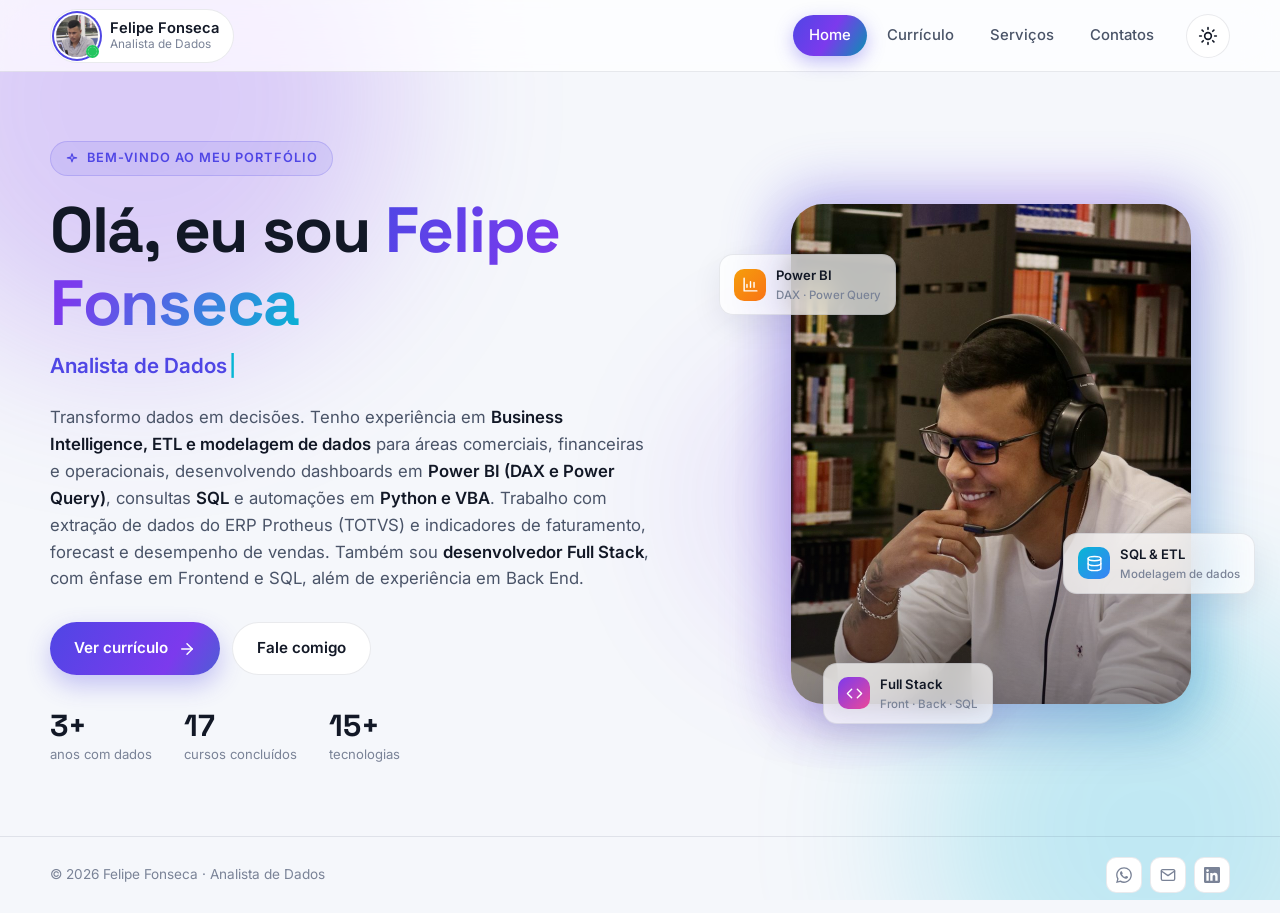
<file: index.html>
<!DOCTYPE html>
<html lang="pt-BR" data-theme="light">
<head>
  <meta charset="UTF-8">
  <meta name="viewport" content="width=device-width, initial-scale=1.0">
  <title>Felipe Fonseca · Analista de Dados</title>
  <meta name="description" content="Portfólio de Felipe Fonseca: Analista de Dados, Business Intelligence, Power BI, SQL, Python e desenvolvimento Full Stack.">
  <meta name="theme-color" content="#f5f7fb">
  <meta property="og:title" content="Felipe Fonseca · Analista de Dados">
  <meta property="og:description" content="Portfólio de Felipe Fonseca: Analista de Dados, Business Intelligence, Power BI, SQL, Python e desenvolvimento Full Stack.">
  <meta property="og:image" content="images/avatar.jpg">
  <link rel="icon" type="image/png" href="images/favicon.png">
  <link rel="preconnect" href="https://fonts.googleapis.com">
  <link rel="preconnect" href="https://fonts.gstatic.com" crossorigin>
  <link href="https://fonts.googleapis.com/css2?family=Inter:wght@400;500;600;700&family=Space+Grotesk:wght@500;600;700&display=swap" rel="stylesheet">
  <script src="js/theme.js"></script>
  <link rel="stylesheet" href="css/style.css">
</head>
<body>
  <div class="bg-blobs" aria-hidden="true"><span></span><span></span><span></span></div>

  <header class="site-header">
    <div class="container header-inner">
      <a href="index.html" class="user-chip" aria-label="Felipe Fonseca, página inicial">
        <span class="avatar">
          <img src="images/Logo2.png" alt="Foto de Felipe Fonseca" width="42" height="42">
          <span class="status" title="Disponível"></span>
        </span>
        <span class="user-meta">
          <strong>Felipe Fonseca</strong>
          <small>Analista de Dados</small>
        </span>
      </a>

      <nav class="main-nav" aria-label="Navegação principal">
        <ul>
          <li><a href="index.html" class="active" aria-current="page">Home</a></li>
          <li><a href="curriculo.html">Currículo</a></li>
          <li><a href="servicos.html">Serviços</a></li>
          <li><a href="contato.html">Contatos</a></li>
        </ul>
      </nav>

      <div class="header-actions">
        <button class="theme-toggle" type="button" aria-label="Alternar tema">
          <svg viewBox="0 0 24 24" fill="none" stroke="currentColor" stroke-width="2" stroke-linecap="round" stroke-linejoin="round" aria-hidden="true" class="sun"><circle cx="12" cy="12" r="4"/><path d="M12 2v2M12 20v2M4.93 4.93l1.41 1.41M17.66 17.66l1.41 1.41M2 12h2M20 12h2M6.34 17.66l-1.41 1.41M19.07 4.93l-1.41 1.41"/></svg>
          <svg viewBox="0 0 24 24" fill="none" stroke="currentColor" stroke-width="2" stroke-linecap="round" stroke-linejoin="round" aria-hidden="true" class="moon"><path d="M21 12.79A9 9 0 1 1 11.21 3 7 7 0 0 0 21 12.79z"/></svg>
        </button>
        <button class="menu-toggle" type="button" aria-label="Abrir menu" aria-expanded="false"><span></span></button>
      </div>
    </div>
  </header>

  <main class="container page-enter">
    <section class="hero">
      <div class="hero-text">
        <span class="eyebrow reveal"><svg width="14" height="14" viewBox="0 0 24 24" fill="none" stroke="currentColor" stroke-width="2" stroke-linecap="round" stroke-linejoin="round" aria-hidden="true"><path d="M12 3l1.9 5.8L20 10l-6.1 1.2L12 17l-1.9-5.8L4 10l6.1-1.2z"/></svg> Bem-vindo ao meu portfólio</span>
        <h1 class="reveal" style="--d:.08s">Olá, eu sou <span class="grad-text">Felipe Fonseca</span></h1>
        <p class="role reveal" style="--d:.16s"><span class="typed" data-typed='["Analista de Dados", "Especialista em Power BI", "Analista de BI", "Desenvolvedor Full Stack"]'>Analista de Dados</span></p>
        <p class="lead reveal" style="--d:.24s">
          Transformo dados em decisões. Tenho experiência em <strong>Business Intelligence, ETL e modelagem de dados</strong>
          para áreas comerciais, financeiras e operacionais, desenvolvendo dashboards em <strong>Power BI (DAX e Power Query)</strong>,
          consultas <strong>SQL</strong> e automações em <strong>Python e VBA</strong>. Trabalho com extração de dados do
          ERP Protheus (TOTVS) e indicadores de faturamento, forecast e desempenho de vendas. Também sou
          <strong>desenvolvedor Full Stack</strong>, com ênfase em Frontend e SQL, além de experiência em Back End.
        </p>
        <div class="hero-cta reveal" style="--d:.32s">
          <a href="curriculo.html" class="btn btn-primary">Ver currículo <svg viewBox="0 0 24 24" fill="none" stroke="currentColor" stroke-width="2" stroke-linecap="round" stroke-linejoin="round" aria-hidden="true"><path d="M5 12h14"/><path d="M12 5l7 7-7 7"/></svg></a>
          <a href="contato.html" class="btn btn-ghost">Fale comigo</a>
        </div>
        <div class="hero-stats reveal" style="--d:.4s">
          <div><strong><span data-count="3" data-suffix="+">3+</span></strong><span>anos com dados</span></div>
          <div><strong><span data-count="17">17</span></strong><span>cursos concluídos</span></div>
          <div><strong><span data-count="15" data-suffix="+">15+</span></strong><span>tecnologias</span></div>
        </div>
      </div>

      <div class="hero-visual reveal zoom" style="--d:.2s">
        <div class="photo-frame">
          <img src="images/felipe.jpg" alt="Felipe Fonseca trabalhando no notebook" width="800" height="1000">
        </div>
        <div class="float-card fc-1"><span class="ic"><svg viewBox="0 0 24 24" fill="none" stroke="currentColor" stroke-width="2" stroke-linecap="round" stroke-linejoin="round" aria-hidden="true"><path d="M3 3v18h18"/><path d="M7 16v-4M12 16V8M17 16v-7"/></svg></span><div>Power BI<small>DAX · Power Query</small></div></div>
        <div class="float-card fc-2"><span class="ic"><svg viewBox="0 0 24 24" fill="none" stroke="currentColor" stroke-width="2" stroke-linecap="round" stroke-linejoin="round" aria-hidden="true"><ellipse cx="12" cy="5" rx="9" ry="3"/><path d="M3 5v14c0 1.66 4 3 9 3s9-1.34 9-3V5"/><path d="M3 12c0 1.66 4 3 9 3s9-1.34 9-3"/></svg></span><div>SQL &amp; ETL<small>Modelagem de dados</small></div></div>
        <div class="float-card fc-3"><span class="ic"><svg viewBox="0 0 24 24" fill="none" stroke="currentColor" stroke-width="2" stroke-linecap="round" stroke-linejoin="round" aria-hidden="true"><path d="M16 18l6-6-6-6"/><path d="M8 6l-6 6 6 6"/></svg></span><div>Full Stack<small>Front · Back · SQL</small></div></div>
      </div>
    </section>
  </main>

  <footer class="site-footer">
    <div class="container footer-inner">
      <p>© <span data-year></span> Felipe Fonseca · Analista de Dados</p>
      <div class="socials">
        <a href="https://wa.me/5511945352003?text=Ol%C3%A1%20Felipe%21%20Vi%20seu%20portf%C3%B3lio%20e%20gostaria%20de%20conversar." target="_blank" rel="noopener" aria-label="WhatsApp"><svg viewBox="0 0 24 24" fill="currentColor" aria-hidden="true"><path d="M17.47 14.38c-.3-.15-1.75-.86-2.02-.96-.27-.1-.47-.15-.67.15-.2.3-.77.96-.94 1.16-.17.2-.35.22-.65.07-.3-.15-1.25-.46-2.38-1.47-.88-.78-1.48-1.75-1.65-2.05-.17-.3-.02-.46.13-.6.13-.14.3-.35.45-.52.15-.17.2-.3.3-.5.1-.2.05-.37-.03-.52-.07-.15-.67-1.6-.92-2.2-.24-.58-.49-.5-.67-.5h-.57c-.2 0-.52.07-.8.37-.27.3-1.04 1.02-1.04 2.48 0 1.46 1.07 2.88 1.21 3.07.15.2 2.1 3.2 5.08 4.49.71.3 1.27.49 1.7.63.71.23 1.36.2 1.88.12.57-.09 1.75-.72 2-1.41.25-.69.25-1.29.17-1.41-.07-.13-.27-.2-.57-.35zM12.04 21.8h-.01a9.8 9.8 0 0 1-5-1.37l-.36-.21-3.72.98 1-3.63-.24-.37a9.78 9.78 0 0 1-1.5-5.22c0-5.41 4.4-9.8 9.83-9.8a9.8 9.8 0 0 1 9.8 9.82c0 5.41-4.4 9.8-9.8 9.8zm8.36-18.16A11.75 11.75 0 0 0 12.04.2C5.5.2.2 5.5.2 12.04c0 2.09.55 4.13 1.59 5.93L.1 24l6.17-1.62a11.8 11.8 0 0 0 5.66 1.44h.01c6.53 0 11.84-5.31 11.84-11.84 0-3.16-1.23-6.14-3.47-8.37z"/></svg></a>
        <a href="mailto:felipefcfcfc@gmail.com" aria-label="E-mail"><svg viewBox="0 0 24 24" fill="none" stroke="currentColor" stroke-width="2" stroke-linecap="round" stroke-linejoin="round" aria-hidden="true"><rect x="2" y="4" width="20" height="16" rx="2"/><path d="M22 6l-10 7L2 6"/></svg></a>
        <a href="https://www.linkedin.com/in/felipefonsecac" target="_blank" rel="noopener" aria-label="LinkedIn"><svg viewBox="0 0 24 24" fill="currentColor" aria-hidden="true"><path d="M20.45 20.45h-3.56v-5.57c0-1.33-.02-3.04-1.85-3.04-1.85 0-2.14 1.45-2.14 2.94v5.67H9.34V9h3.42v1.56h.05c.48-.9 1.64-1.85 3.37-1.85 3.6 0 4.27 2.37 4.27 5.46v6.28zM5.34 7.43a2.06 2.06 0 1 1 0-4.13 2.06 2.06 0 0 1 0 4.13zM7.12 20.45H3.56V9h3.56v11.45zM22.22 0H1.77C.79 0 0 .77 0 1.73v20.54C0 23.23.79 24 1.77 24h20.45c.98 0 1.78-.77 1.78-1.73V1.73C24 .77 23.2 0 22.22 0z"/></svg></a>
      </div>
    </div>
  </footer>

  <script src="js/main.js"></script>
</body>
</html>
</file>
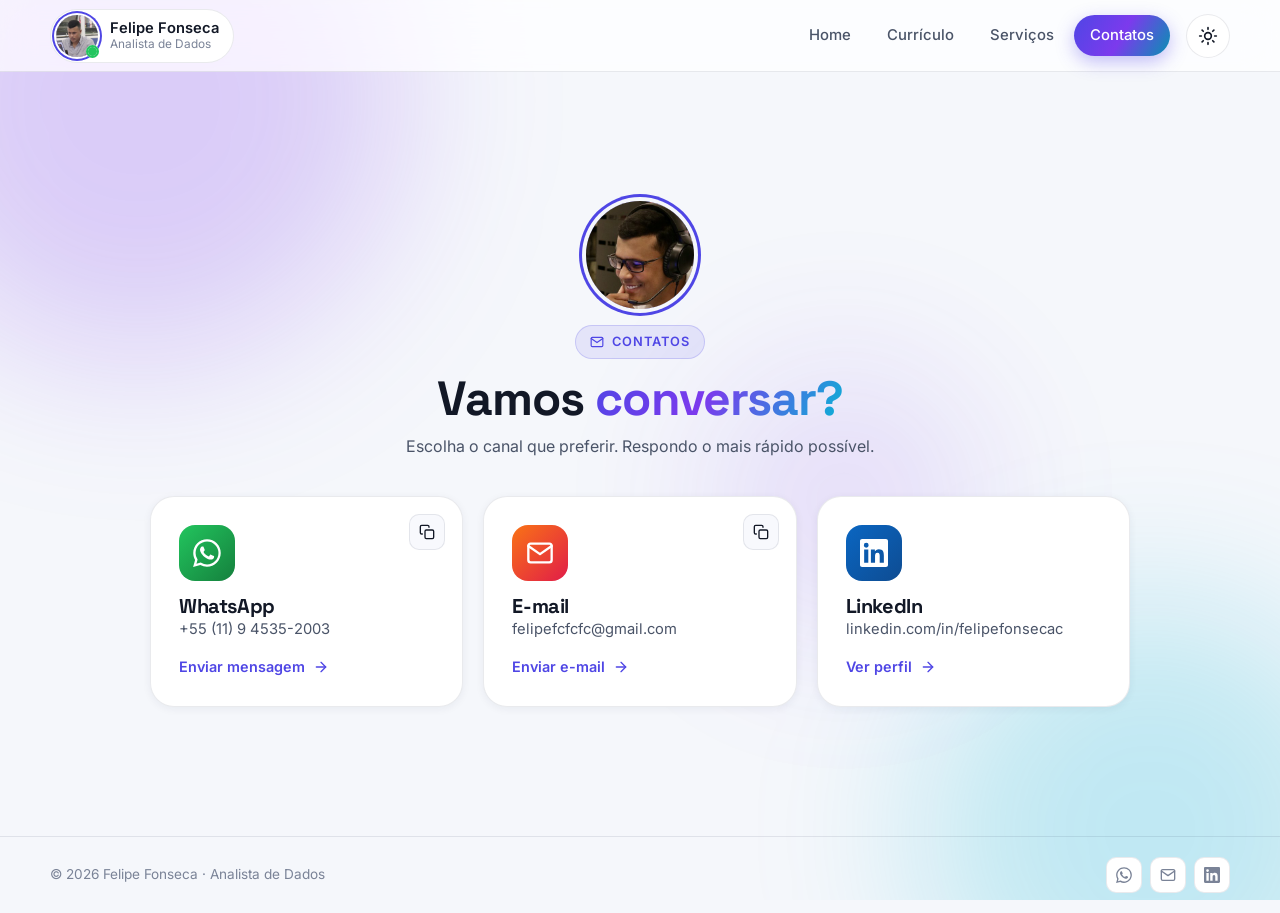
<file: contato.html>
<!DOCTYPE html>
<html lang="pt-BR" data-theme="light">
<head>
  <meta charset="UTF-8">
  <meta name="viewport" content="width=device-width, initial-scale=1.0">
  <title>Contatos · Felipe Fonseca</title>
  <meta name="description" content="Fale com Felipe Fonseca por WhatsApp, e-mail ou LinkedIn.">
  <meta name="theme-color" content="#f5f7fb">
  <meta property="og:title" content="Contatos · Felipe Fonseca">
  <meta property="og:description" content="Fale com Felipe Fonseca por WhatsApp, e-mail ou LinkedIn.">
  <meta property="og:image" content="images/avatar.jpg">
  <link rel="icon" type="image/png" href="images/favicon.png">
  <link rel="preconnect" href="https://fonts.googleapis.com">
  <link rel="preconnect" href="https://fonts.gstatic.com" crossorigin>
  <link href="https://fonts.googleapis.com/css2?family=Inter:wght@400;500;600;700&family=Space+Grotesk:wght@500;600;700&display=swap" rel="stylesheet">
  <script src="js/theme.js"></script>
  <link rel="stylesheet" href="css/style.css">
</head>
<body>
  <div class="bg-blobs" aria-hidden="true"><span></span><span></span><span></span></div>

  <header class="site-header">
    <div class="container header-inner">
      <a href="index.html" class="user-chip" aria-label="Felipe Fonseca, página inicial">
        <span class="avatar">
          <img src="images/Logo2.png" alt="Foto de Felipe Fonseca" width="42" height="42">
          <span class="status" title="Disponível"></span>
        </span>
        <span class="user-meta">
          <strong>Felipe Fonseca</strong>
          <small>Analista de Dados</small>
        </span>
      </a>

      <nav class="main-nav" aria-label="Navegação principal">
        <ul>
          <li><a href="index.html">Home</a></li>
          <li><a href="curriculo.html">Currículo</a></li>
          <li><a href="servicos.html">Serviços</a></li>
          <li><a href="contato.html" class="active" aria-current="page">Contatos</a></li>
        </ul>
      </nav>

      <div class="header-actions">
        <button class="theme-toggle" type="button" aria-label="Alternar tema">
          <svg viewBox="0 0 24 24" fill="none" stroke="currentColor" stroke-width="2" stroke-linecap="round" stroke-linejoin="round" aria-hidden="true" class="sun"><circle cx="12" cy="12" r="4"/><path d="M12 2v2M12 20v2M4.93 4.93l1.41 1.41M17.66 17.66l1.41 1.41M2 12h2M20 12h2M6.34 17.66l-1.41 1.41M19.07 4.93l-1.41 1.41"/></svg>
          <svg viewBox="0 0 24 24" fill="none" stroke="currentColor" stroke-width="2" stroke-linecap="round" stroke-linejoin="round" aria-hidden="true" class="moon"><path d="M21 12.79A9 9 0 1 1 11.21 3 7 7 0 0 0 21 12.79z"/></svg>
        </button>
        <button class="menu-toggle" type="button" aria-label="Abrir menu" aria-expanded="false"><span></span></button>
      </div>
    </div>
  </header>

  <main class="container">
    <section class="contact-wrap">
      <div class="contact-profile page-enter">
        <img src="images/avatar.jpg" alt="Felipe Fonseca" width="108" height="108">
        <span class="eyebrow"><svg width="14" height="14" viewBox="0 0 24 24" fill="none" stroke="currentColor" stroke-width="2" stroke-linecap="round" stroke-linejoin="round" aria-hidden="true"><rect x="2" y="4" width="20" height="16" rx="2"/><path d="M22 6l-10 7L2 6"/></svg> Contatos</span>
        <h1>Vamos <span class="grad-text">conversar?</span></h1>
        <p>Escolha o canal que preferir. Respondo o mais rápido possível.</p>
      </div>

      <div class="contact-grid">
        <div class="contact-item reveal">
        <button class="copy-btn" type="button" data-copy="+55 (11) 9 4535-2003" aria-label="Copiar número"><svg viewBox="0 0 24 24" fill="none" stroke="currentColor" stroke-width="2" stroke-linecap="round" stroke-linejoin="round" aria-hidden="true"><rect x="9" y="9" width="13" height="13" rx="2"/><path d="M5 15H4a2 2 0 0 1-2-2V4a2 2 0 0 1 2-2h9a2 2 0 0 1 2 2v1"/></svg></button>
        <a class="contact-card cc-whats" href="https://wa.me/5511945352003?text=Ol%C3%A1%20Felipe%21%20Vi%20seu%20portf%C3%B3lio%20e%20gostaria%20de%20conversar." target="_blank" rel="noopener">
          <span class="cc-icon"><svg viewBox="0 0 24 24" fill="currentColor" aria-hidden="true"><path d="M17.47 14.38c-.3-.15-1.75-.86-2.02-.96-.27-.1-.47-.15-.67.15-.2.3-.77.96-.94 1.16-.17.2-.35.22-.65.07-.3-.15-1.25-.46-2.38-1.47-.88-.78-1.48-1.75-1.65-2.05-.17-.3-.02-.46.13-.6.13-.14.3-.35.45-.52.15-.17.2-.3.3-.5.1-.2.05-.37-.03-.52-.07-.15-.67-1.6-.92-2.2-.24-.58-.49-.5-.67-.5h-.57c-.2 0-.52.07-.8.37-.27.3-1.04 1.02-1.04 2.48 0 1.46 1.07 2.88 1.21 3.07.15.2 2.1 3.2 5.08 4.49.71.3 1.27.49 1.7.63.71.23 1.36.2 1.88.12.57-.09 1.75-.72 2-1.41.25-.69.25-1.29.17-1.41-.07-.13-.27-.2-.57-.35zM12.04 21.8h-.01a9.8 9.8 0 0 1-5-1.37l-.36-.21-3.72.98 1-3.63-.24-.37a9.78 9.78 0 0 1-1.5-5.22c0-5.41 4.4-9.8 9.83-9.8a9.8 9.8 0 0 1 9.8 9.82c0 5.41-4.4 9.8-9.8 9.8zm8.36-18.16A11.75 11.75 0 0 0 12.04.2C5.5.2.2 5.5.2 12.04c0 2.09.55 4.13 1.59 5.93L.1 24l6.17-1.62a11.8 11.8 0 0 0 5.66 1.44h.01c6.53 0 11.84-5.31 11.84-11.84 0-3.16-1.23-6.14-3.47-8.37z"/></svg></span>
          <div class="cc-text"><h3>WhatsApp</h3><p class="cc-sub">+55 (11) 9 4535-2003</p></div>
          <span class="cc-go">Enviar mensagem <svg viewBox="0 0 24 24" fill="none" stroke="currentColor" stroke-width="2" stroke-linecap="round" stroke-linejoin="round" aria-hidden="true"><path d="M5 12h14"/><path d="M12 5l7 7-7 7"/></svg></span>
        </a>
        </div>
        <div class="contact-item reveal" style="--d:.1s">
        <button class="copy-btn" type="button" data-copy="felipefcfcfc@gmail.com" aria-label="Copiar e-mail"><svg viewBox="0 0 24 24" fill="none" stroke="currentColor" stroke-width="2" stroke-linecap="round" stroke-linejoin="round" aria-hidden="true"><rect x="9" y="9" width="13" height="13" rx="2"/><path d="M5 15H4a2 2 0 0 1-2-2V4a2 2 0 0 1 2-2h9a2 2 0 0 1 2 2v1"/></svg></button>
        <a class="contact-card cc-mail" href="mailto:felipefcfcfc@gmail.com?subject=Contato%20pelo%20portf%C3%B3lio">
          <span class="cc-icon"><svg viewBox="0 0 24 24" fill="none" stroke="currentColor" stroke-width="2" stroke-linecap="round" stroke-linejoin="round" aria-hidden="true"><rect x="2" y="4" width="20" height="16" rx="2"/><path d="M22 6l-10 7L2 6"/></svg></span>
          <div class="cc-text"><h3>E-mail</h3><p class="cc-sub">felipefcfcfc@gmail.com</p></div>
          <span class="cc-go">Enviar e-mail <svg viewBox="0 0 24 24" fill="none" stroke="currentColor" stroke-width="2" stroke-linecap="round" stroke-linejoin="round" aria-hidden="true"><path d="M5 12h14"/><path d="M12 5l7 7-7 7"/></svg></span>
        </a>
        </div>
        <div class="contact-item reveal" style="--d:.2s">
        <a class="contact-card cc-linkedin" href="https://www.linkedin.com/in/felipefonsecac" target="_blank" rel="noopener">
          <span class="cc-icon"><svg viewBox="0 0 24 24" fill="currentColor" aria-hidden="true"><path d="M20.45 20.45h-3.56v-5.57c0-1.33-.02-3.04-1.85-3.04-1.85 0-2.14 1.45-2.14 2.94v5.67H9.34V9h3.42v1.56h.05c.48-.9 1.64-1.85 3.37-1.85 3.6 0 4.27 2.37 4.27 5.46v6.28zM5.34 7.43a2.06 2.06 0 1 1 0-4.13 2.06 2.06 0 0 1 0 4.13zM7.12 20.45H3.56V9h3.56v11.45zM22.22 0H1.77C.79 0 0 .77 0 1.73v20.54C0 23.23.79 24 1.77 24h20.45c.98 0 1.78-.77 1.78-1.73V1.73C24 .77 23.2 0 22.22 0z"/></svg></span>
          <div class="cc-text"><h3>LinkedIn</h3><p class="cc-sub">linkedin.com/in/felipefonsecac</p></div>
          <span class="cc-go">Ver perfil <svg viewBox="0 0 24 24" fill="none" stroke="currentColor" stroke-width="2" stroke-linecap="round" stroke-linejoin="round" aria-hidden="true"><path d="M5 12h14"/><path d="M12 5l7 7-7 7"/></svg></span>
        </a>
        </div>
      </div>
    </section>
  </main>

  <footer class="site-footer">
    <div class="container footer-inner">
      <p>© <span data-year></span> Felipe Fonseca · Analista de Dados</p>
      <div class="socials">
        <a href="https://wa.me/5511945352003?text=Ol%C3%A1%20Felipe%21%20Vi%20seu%20portf%C3%B3lio%20e%20gostaria%20de%20conversar." target="_blank" rel="noopener" aria-label="WhatsApp"><svg viewBox="0 0 24 24" fill="currentColor" aria-hidden="true"><path d="M17.47 14.38c-.3-.15-1.75-.86-2.02-.96-.27-.1-.47-.15-.67.15-.2.3-.77.96-.94 1.16-.17.2-.35.22-.65.07-.3-.15-1.25-.46-2.38-1.47-.88-.78-1.48-1.75-1.65-2.05-.17-.3-.02-.46.13-.6.13-.14.3-.35.45-.52.15-.17.2-.3.3-.5.1-.2.05-.37-.03-.52-.07-.15-.67-1.6-.92-2.2-.24-.58-.49-.5-.67-.5h-.57c-.2 0-.52.07-.8.37-.27.3-1.04 1.02-1.04 2.48 0 1.46 1.07 2.88 1.21 3.07.15.2 2.1 3.2 5.08 4.49.71.3 1.27.49 1.7.63.71.23 1.36.2 1.88.12.57-.09 1.75-.72 2-1.41.25-.69.25-1.29.17-1.41-.07-.13-.27-.2-.57-.35zM12.04 21.8h-.01a9.8 9.8 0 0 1-5-1.37l-.36-.21-3.72.98 1-3.63-.24-.37a9.78 9.78 0 0 1-1.5-5.22c0-5.41 4.4-9.8 9.83-9.8a9.8 9.8 0 0 1 9.8 9.82c0 5.41-4.4 9.8-9.8 9.8zm8.36-18.16A11.75 11.75 0 0 0 12.04.2C5.5.2.2 5.5.2 12.04c0 2.09.55 4.13 1.59 5.93L.1 24l6.17-1.62a11.8 11.8 0 0 0 5.66 1.44h.01c6.53 0 11.84-5.31 11.84-11.84 0-3.16-1.23-6.14-3.47-8.37z"/></svg></a>
        <a href="mailto:felipefcfcfc@gmail.com" aria-label="E-mail"><svg viewBox="0 0 24 24" fill="none" stroke="currentColor" stroke-width="2" stroke-linecap="round" stroke-linejoin="round" aria-hidden="true"><rect x="2" y="4" width="20" height="16" rx="2"/><path d="M22 6l-10 7L2 6"/></svg></a>
        <a href="https://www.linkedin.com/in/felipefonsecac" target="_blank" rel="noopener" aria-label="LinkedIn"><svg viewBox="0 0 24 24" fill="currentColor" aria-hidden="true"><path d="M20.45 20.45h-3.56v-5.57c0-1.33-.02-3.04-1.85-3.04-1.85 0-2.14 1.45-2.14 2.94v5.67H9.34V9h3.42v1.56h.05c.48-.9 1.64-1.85 3.37-1.85 3.6 0 4.27 2.37 4.27 5.46v6.28zM5.34 7.43a2.06 2.06 0 1 1 0-4.13 2.06 2.06 0 0 1 0 4.13zM7.12 20.45H3.56V9h3.56v11.45zM22.22 0H1.77C.79 0 0 .77 0 1.73v20.54C0 23.23.79 24 1.77 24h20.45c.98 0 1.78-.77 1.78-1.73V1.73C24 .77 23.2 0 22.22 0z"/></svg></a>
      </div>
    </div>
  </footer>
  <div class="toast" role="status" aria-live="polite"></div>

  <script src="js/main.js"></script>
</body>
</html>
</file>
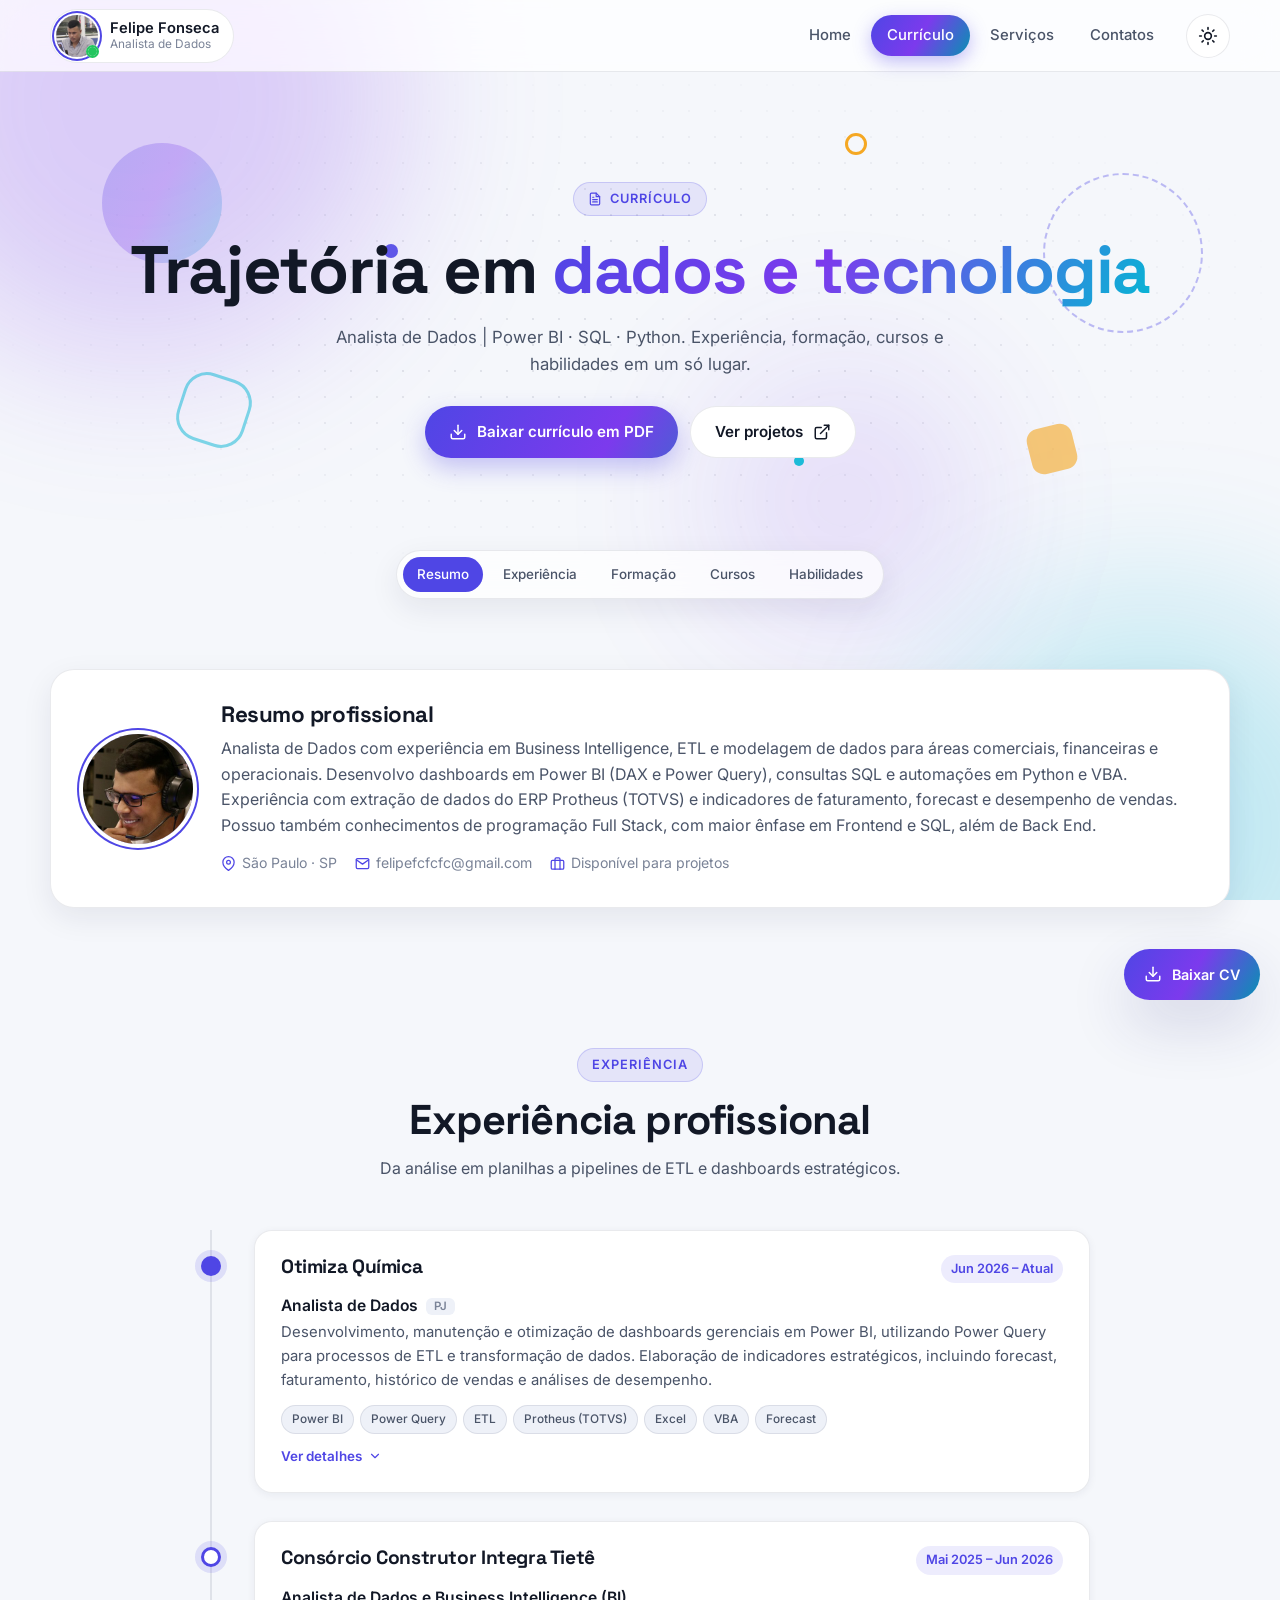
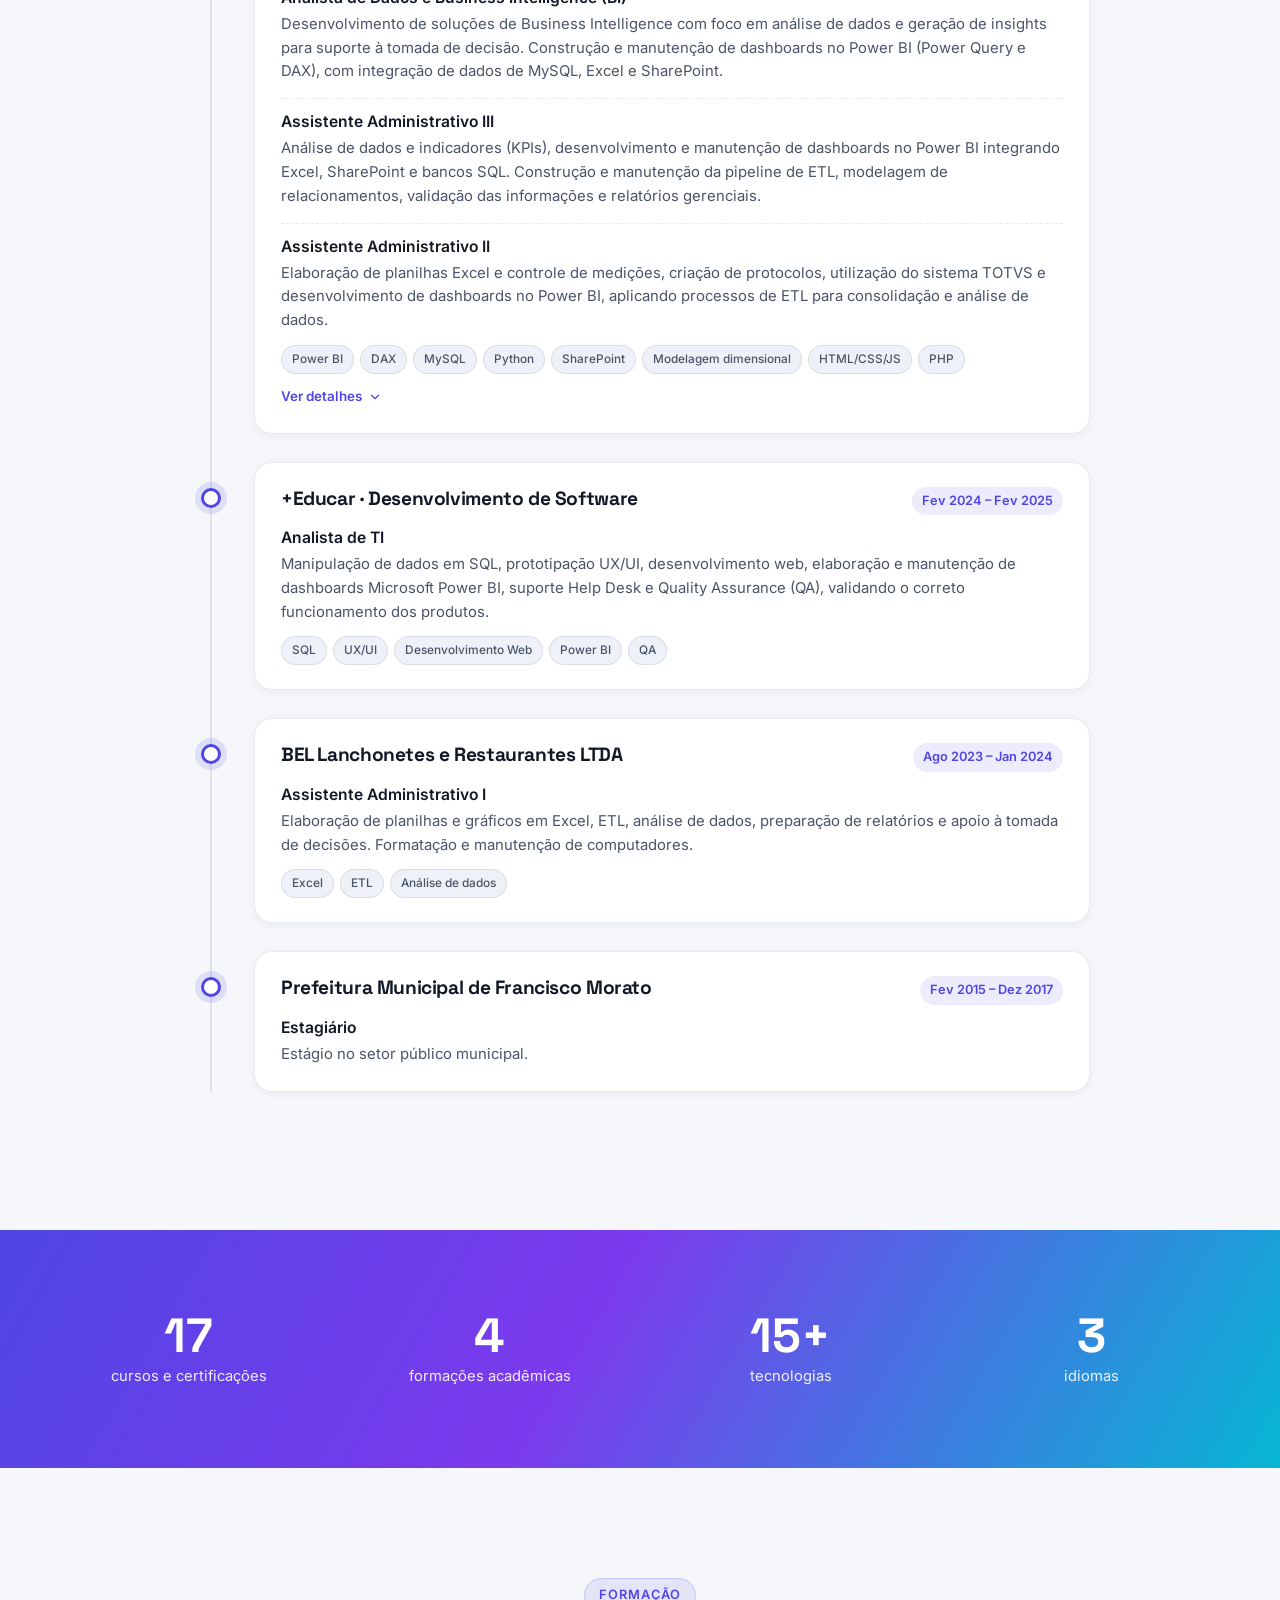
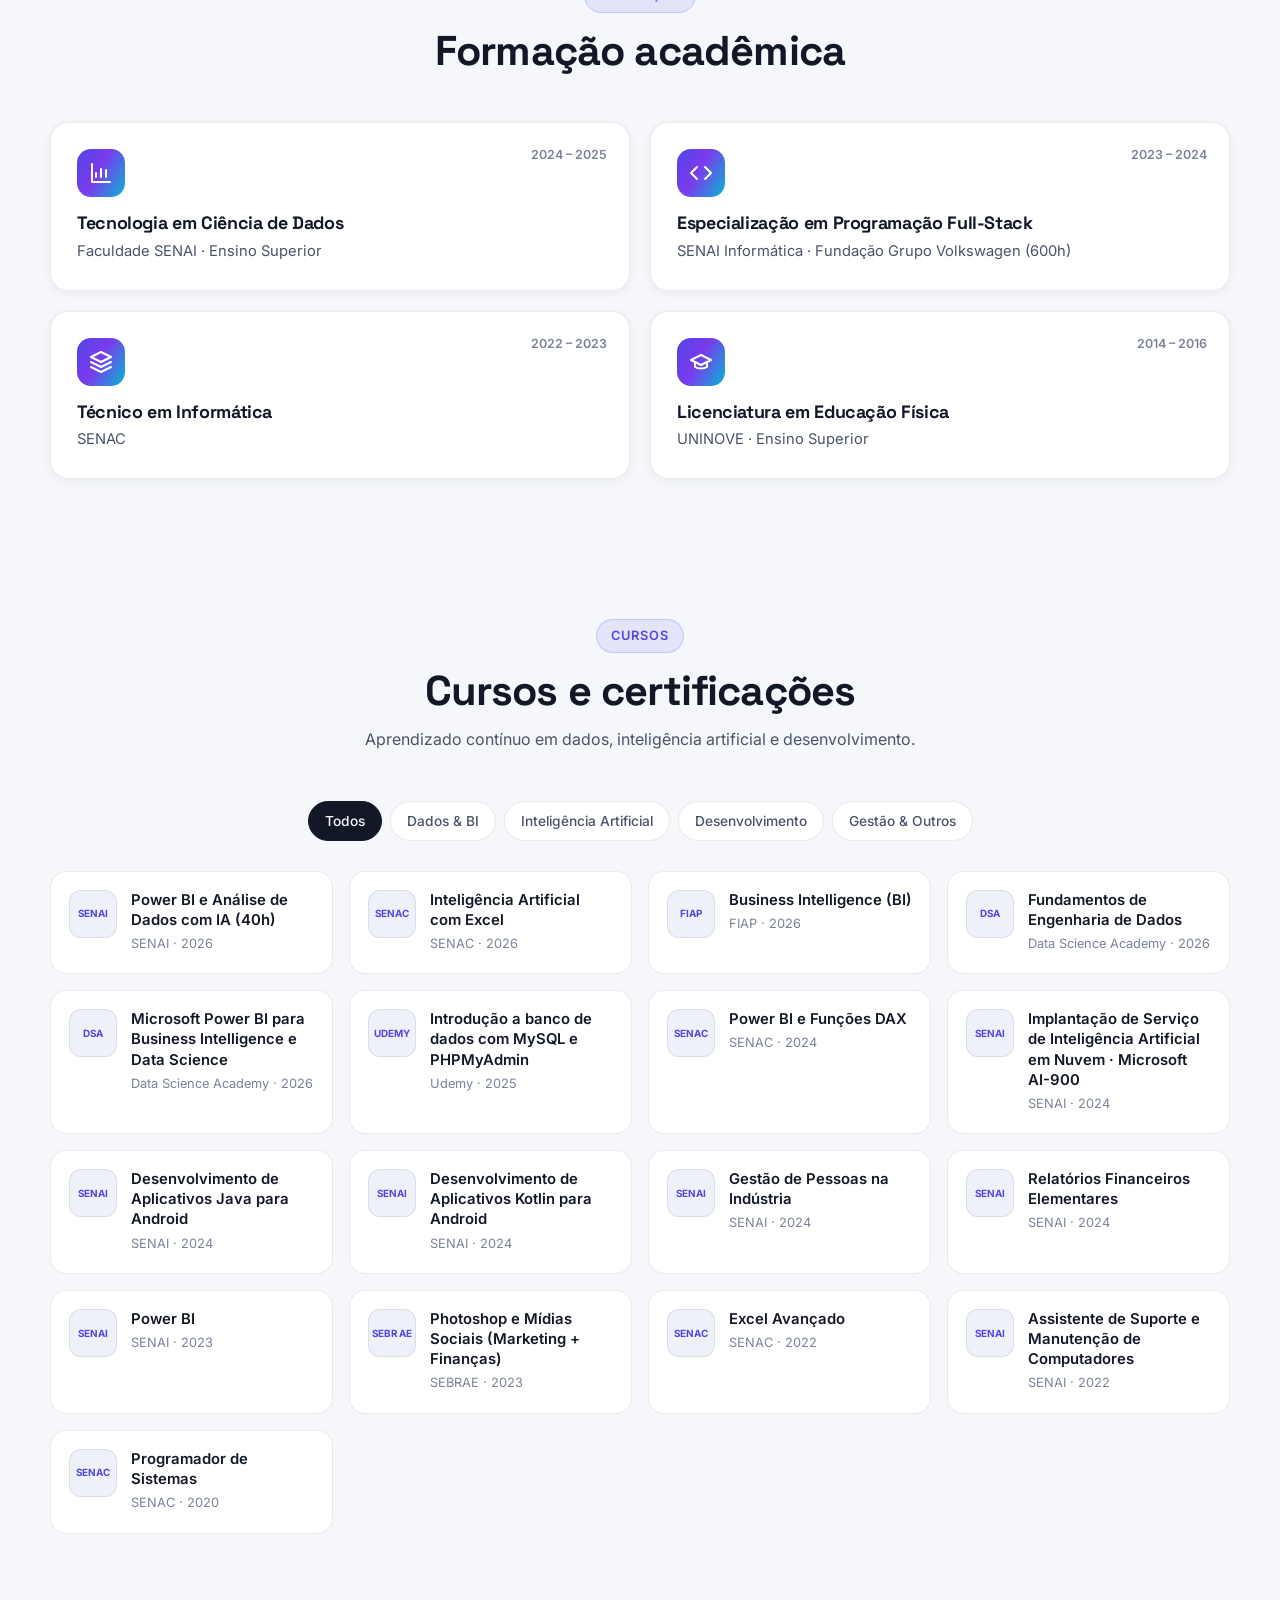
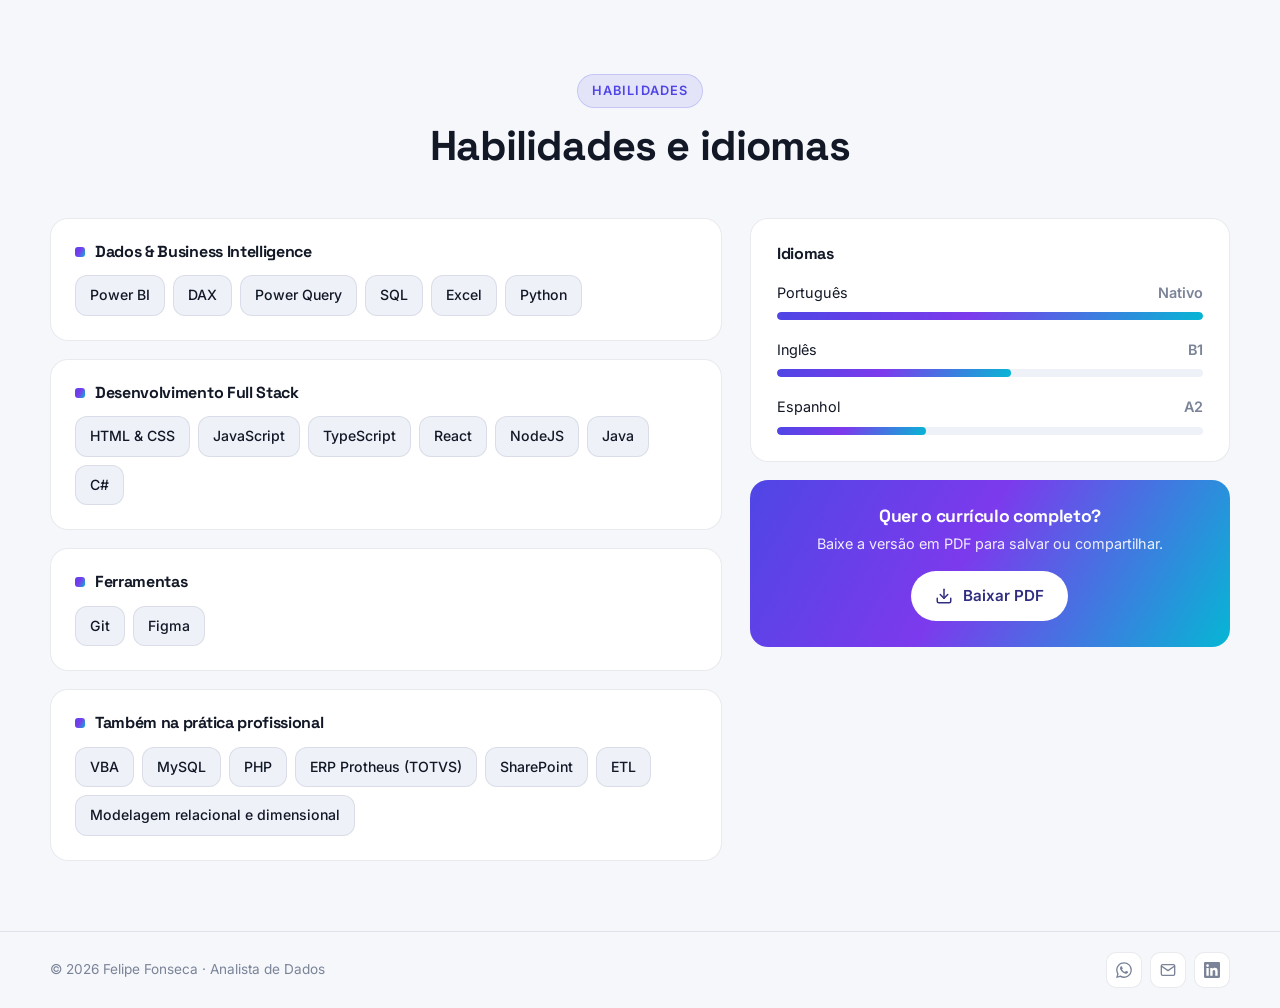
<file: curriculo.html>
<!DOCTYPE html>
<html lang="pt-BR" data-theme="light">
<head>
  <meta charset="UTF-8">
  <meta name="viewport" content="width=device-width, initial-scale=1.0">
  <title>Currículo · Felipe Fonseca</title>
  <meta name="description" content="Currículo de Felipe Fonseca: experiência, formação acadêmica, cursos, habilidades e idiomas.">
  <meta name="theme-color" content="#f5f7fb">
  <meta property="og:title" content="Currículo · Felipe Fonseca">
  <meta property="og:description" content="Currículo de Felipe Fonseca: experiência, formação acadêmica, cursos, habilidades e idiomas.">
  <meta property="og:image" content="images/avatar.jpg">
  <link rel="icon" type="image/png" href="images/favicon.png">
  <link rel="preconnect" href="https://fonts.googleapis.com">
  <link rel="preconnect" href="https://fonts.gstatic.com" crossorigin>
  <link href="https://fonts.googleapis.com/css2?family=Inter:wght@400;500;600;700&family=Space+Grotesk:wght@500;600;700&display=swap" rel="stylesheet">
  <script src="js/theme.js"></script>
  <link rel="stylesheet" href="css/style.css">
</head>
<body>
  <div class="bg-blobs" aria-hidden="true"><span></span><span></span><span></span></div>

  <header class="site-header">
    <div class="container header-inner">
      <a href="index.html" class="user-chip" aria-label="Felipe Fonseca, página inicial">
        <span class="avatar">
          <img src="images/Logo2.png" alt="Foto de Felipe Fonseca" width="42" height="42">
          <span class="status" title="Disponível"></span>
        </span>
        <span class="user-meta">
          <strong>Felipe Fonseca</strong>
          <small>Analista de Dados</small>
        </span>
      </a>

      <nav class="main-nav" aria-label="Navegação principal">
        <ul>
          <li><a href="index.html">Home</a></li>
          <li><a href="curriculo.html" class="active" aria-current="page">Currículo</a></li>
          <li><a href="servicos.html">Serviços</a></li>
          <li><a href="contato.html">Contatos</a></li>
        </ul>
      </nav>

      <div class="header-actions">
        <button class="theme-toggle" type="button" aria-label="Alternar tema">
          <svg viewBox="0 0 24 24" fill="none" stroke="currentColor" stroke-width="2" stroke-linecap="round" stroke-linejoin="round" aria-hidden="true" class="sun"><circle cx="12" cy="12" r="4"/><path d="M12 2v2M12 20v2M4.93 4.93l1.41 1.41M17.66 17.66l1.41 1.41M2 12h2M20 12h2M6.34 17.66l-1.41 1.41M19.07 4.93l-1.41 1.41"/></svg>
          <svg viewBox="0 0 24 24" fill="none" stroke="currentColor" stroke-width="2" stroke-linecap="round" stroke-linejoin="round" aria-hidden="true" class="moon"><path d="M21 12.79A9 9 0 1 1 11.21 3 7 7 0 0 0 21 12.79z"/></svg>
        </button>
        <button class="menu-toggle" type="button" aria-label="Abrir menu" aria-expanded="false"><span></span></button>
      </div>
    </div>
  </header>

  <main>
    <section class="page-hero">
      <div class="parallax-layer" data-speed="0.15" data-mouse aria-hidden="true">
        <div class="grid-dots"></div>
      </div>
      <div class="parallax-layer" data-speed="0.35" data-mouse aria-hidden="true">
        <span class="shape s1"></span><span class="shape s3"></span><span class="shape s6"></span>
      </div>
      <div class="parallax-layer" data-speed="-0.25" data-mouse aria-hidden="true">
        <span class="shape s2"></span><span class="shape s4"></span><span class="shape s5"></span><span class="shape s7"></span>
      </div>
      <div class="container page-enter" style="position:relative">
        <span class="eyebrow"><svg width="14" height="14" viewBox="0 0 24 24" fill="none" stroke="currentColor" stroke-width="2" stroke-linecap="round" stroke-linejoin="round" aria-hidden="true"><path d="M14 2H6a2 2 0 0 0-2 2v16a2 2 0 0 0 2 2h12a2 2 0 0 0 2-2V8z"/><path d="M14 2v6h6"/><path d="M16 13H8M16 17H8M10 9H8"/></svg> Currículo</span>
        <h1>Trajetória em <span class="grad-text">dados e tecnologia</span></h1>
        <p>Analista de Dados | Power BI · SQL · Python. Experiência, formação, cursos e habilidades em um só lugar.</p>
        <div class="actions">
          <a href="docs/curriculo-felipe-fonseca.pdf" class="btn btn-primary" download><svg viewBox="0 0 24 24" fill="none" stroke="currentColor" stroke-width="2" stroke-linecap="round" stroke-linejoin="round" aria-hidden="true"><path d="M21 15v4a2 2 0 0 1-2 2H5a2 2 0 0 1-2-2v-4"/><path d="M7 10l5 5 5-5"/><path d="M12 15V3"/></svg> Baixar currículo em PDF</a>
          <a href="https://docs.google.com/document/d/1yRGFAPYNU_XuOGtQBWM05G9fGbvnCWpNThyu_a-EmYI/edit?usp=sharing" class="btn btn-ghost" target="_blank" rel="noopener">Ver projetos <svg viewBox="0 0 24 24" fill="none" stroke="currentColor" stroke-width="2" stroke-linecap="round" stroke-linejoin="round" aria-hidden="true"><path d="M18 13v6a2 2 0 0 1-2 2H5a2 2 0 0 1-2-2V8a2 2 0 0 1 2-2h6"/><path d="M15 3h6v6"/><path d="M10 14L21 3"/></svg></a>
        </div>
      </div>
    </section>

    <nav class="cv-nav" aria-label="Seções do currículo">
      <a href="#resumo">Resumo</a>
      <a href="#experiencia">Experiência</a>
      <a href="#formacao">Formação</a>
      <a href="#cursos">Cursos</a>
      <a href="#habilidades">Habilidades</a>
    </nav>

    <section class="cv-section" id="resumo">
      <div class="container">
        <div class="summary-card reveal zoom">
          <img src="images/avatar.jpg" alt="Felipe Fonseca" width="110" height="110">
          <div>
            <h3>Resumo profissional</h3>
            <p>Analista de Dados com experiência em Business Intelligence, ETL e modelagem de dados para áreas comerciais, financeiras e operacionais. Desenvolvo dashboards em Power BI (DAX e Power Query), consultas SQL e automações em Python e VBA. Experiência com extração de dados do ERP Protheus (TOTVS) e indicadores de faturamento, forecast e desempenho de vendas. Possuo também conhecimentos de programação Full Stack, com maior ênfase em Frontend e SQL, além de Back End.</p>
            <div class="meta">
              <span><svg viewBox="0 0 24 24" fill="none" stroke="currentColor" stroke-width="2" stroke-linecap="round" stroke-linejoin="round" aria-hidden="true"><path d="M21 10c0 7-9 13-9 13s-9-6-9-13a9 9 0 0 1 18 0z"/><circle cx="12" cy="10" r="3"/></svg> São Paulo · SP</span>
              <span><svg viewBox="0 0 24 24" fill="none" stroke="currentColor" stroke-width="2" stroke-linecap="round" stroke-linejoin="round" aria-hidden="true"><rect x="2" y="4" width="20" height="16" rx="2"/><path d="M22 6l-10 7L2 6"/></svg> felipefcfcfc@gmail.com</span>
              <span><svg viewBox="0 0 24 24" fill="none" stroke="currentColor" stroke-width="2" stroke-linecap="round" stroke-linejoin="round" aria-hidden="true"><rect x="2" y="7" width="20" height="14" rx="2"/><path d="M16 21V5a2 2 0 0 0-2-2h-4a2 2 0 0 0-2 2v16"/></svg> Disponível para projetos</span>
            </div>
          </div>
        </div>
      </div>
    </section>

    <section class="cv-section" id="experiencia">
      <div class="container">
        <div class="section-head reveal">
          <span class="eyebrow">Experiência</span>
          <h2>Experiência profissional</h2>
          <p>Da análise em planilhas a pipelines de ETL e dashboards estratégicos.</p>
        </div>
        <div class="timeline">
          <span class="progress"></span>
          <div class="t-item current reveal from-right" style="--d:0.00s">
            <span class="t-dot"></span>
            <article class="t-card">
              <div class="t-head"><h3>Otimiza Química</h3><span class="t-date">Jun 2026 – Atual</span></div>
              <div class="t-role"><h4>Analista de Dados <em>PJ</em></h4><p>Desenvolvimento, manutenção e otimização de dashboards gerenciais em Power BI, utilizando Power Query para processos de ETL e transformação de dados. Elaboração de indicadores estratégicos, incluindo forecast, faturamento, histórico de vendas e análises de desempenho.</p><div class="t-more"><div><p>Extração, tratamento e consolidação de dados do ERP Protheus (TOTVS) para suporte à tomada de decisão. Desenvolvimento e automação de planilhas em Microsoft Excel, incluindo criação e manutenção de macros em VBA, visando otimização de processos e aumento da produtividade.</p></div></div></div>
              <div class="tags"><span>Power BI</span><span>Power Query</span><span>ETL</span><span>Protheus (TOTVS)</span><span>Excel</span><span>VBA</span><span>Forecast</span></div>
              <button class="t-toggle" type="button" aria-expanded="false"><span>Ver detalhes</span><svg viewBox="0 0 24 24" fill="none" stroke="currentColor" stroke-width="2" stroke-linecap="round" stroke-linejoin="round" aria-hidden="true"><path d="M6 9l6 6 6-6"/></svg></button>
            </article>
          </div>
          <div class="t-item reveal from-right" style="--d:0.05s">
            <span class="t-dot"></span>
            <article class="t-card">
              <div class="t-head"><h3>Consórcio Construtor Integra Tietê</h3><span class="t-date">Mai 2025 – Jun 2026</span></div>
              <div class="t-role"><h4>Analista de Dados e Business Intelligence (BI)</h4><p>Desenvolvimento de soluções de Business Intelligence com foco em análise de dados e geração de insights para suporte à tomada de decisão. Construção e manutenção de dashboards no Power BI (Power Query e DAX), com integração de dados de MySQL, Excel e SharePoint.</p><div class="t-more"><div><p>Implementação e otimização de pipelines de ETL, incluindo tratamento, padronização e modelagem de dados (relacional e dimensional). Atuação com KPIs e indicadores estratégicos para RH, Custos, Qualidade, Segurança do Trabalho, Operações, Social, Ambiental e Rastreamento de Frota. SQL (MySQL), automação e processamento de dados com Python, integração e validação de consistência de dados, e desenvolvimento web para apoio analítico (HTML, CSS, JavaScript).</p></div></div></div><div class="t-role"><h4>Assistente Administrativo III</h4><p>Análise de dados e indicadores (KPIs), desenvolvimento e manutenção de dashboards no Power BI integrando Excel, SharePoint e bancos SQL. Construção e manutenção da pipeline de ETL, modelagem de relacionamentos, validação das informações e relatórios gerenciais.</p><div class="t-more"><div><p>Desenvolvimento e manutenção do site institucional utilizando HTML, CSS, JavaScript, Python e PHP, além da arquitetura e engenharia de bancos de dados MySQL.</p></div></div></div><div class="t-role"><h4>Assistente Administrativo II</h4><p>Elaboração de planilhas Excel e controle de medições, criação de protocolos, utilização do sistema TOTVS e desenvolvimento de dashboards no Power BI, aplicando processos de ETL para consolidação e análise de dados.</p></div>
              <div class="tags"><span>Power BI</span><span>DAX</span><span>MySQL</span><span>Python</span><span>SharePoint</span><span>Modelagem dimensional</span><span>HTML/CSS/JS</span><span>PHP</span></div>
              <button class="t-toggle" type="button" aria-expanded="false"><span>Ver detalhes</span><svg viewBox="0 0 24 24" fill="none" stroke="currentColor" stroke-width="2" stroke-linecap="round" stroke-linejoin="round" aria-hidden="true"><path d="M6 9l6 6 6-6"/></svg></button>
            </article>
          </div>
          <div class="t-item reveal from-right" style="--d:0.10s">
            <span class="t-dot"></span>
            <article class="t-card">
              <div class="t-head"><h3>+Educar · Desenvolvimento de Software</h3><span class="t-date">Fev 2024 – Fev 2025</span></div>
              <div class="t-role"><h4>Analista de TI</h4><p>Manipulação de dados em SQL, prototipação UX/UI, desenvolvimento web, elaboração e manutenção de dashboards Microsoft Power BI, suporte Help Desk e Quality Assurance (QA), validando o correto funcionamento dos produtos.</p></div>
              <div class="tags"><span>SQL</span><span>UX/UI</span><span>Desenvolvimento Web</span><span>Power BI</span><span>QA</span></div>
              
            </article>
          </div>
          <div class="t-item reveal from-right" style="--d:0.15s">
            <span class="t-dot"></span>
            <article class="t-card">
              <div class="t-head"><h3>BEL Lanchonetes e Restaurantes LTDA</h3><span class="t-date">Ago 2023 – Jan 2024</span></div>
              <div class="t-role"><h4>Assistente Administrativo I</h4><p>Elaboração de planilhas e gráficos em Excel, ETL, análise de dados, preparação de relatórios e apoio à tomada de decisões. Formatação e manutenção de computadores.</p></div>
              <div class="tags"><span>Excel</span><span>ETL</span><span>Análise de dados</span></div>
              
            </article>
          </div>
          <div class="t-item reveal from-right" style="--d:0.20s">
            <span class="t-dot"></span>
            <article class="t-card">
              <div class="t-head"><h3>Prefeitura Municipal de Francisco Morato</h3><span class="t-date">Fev 2015 – Dez 2017</span></div>
              <div class="t-role"><h4>Estagiário</h4><p>Estágio no setor público municipal.</p></div>
              
              
            </article>
          </div>
        </div>
      </div>
    </section>

    <section class="parallax-band" aria-label="Números">
      <div class="band-bg" data-speed="0.25" aria-hidden="true"></div>
      <div class="container">
        <div class="band-stats">
          <div class="reveal"><strong data-count="17">17</strong><span>cursos e certificações</span></div>
          <div class="reveal" style="--d:.08s"><strong data-count="4">4</strong><span>formações acadêmicas</span></div>
          <div class="reveal" style="--d:.16s"><strong data-count="15" data-suffix="+">15+</strong><span>tecnologias</span></div>
          <div class="reveal" style="--d:.24s"><strong data-count="3">3</strong><span>idiomas</span></div>
        </div>
      </div>
    </section>

    <section class="cv-section" id="formacao">
      <div class="container">
        <div class="section-head reveal">
          <span class="eyebrow">Formação</span>
          <h2>Formação acadêmica</h2>
        </div>
        <div class="edu-grid">
          <article class="edu-card reveal" style="--d:0.00s">
            <span class="year">2024 – 2025</span>
            <div class="edu-icon"><svg viewBox="0 0 24 24" fill="none" stroke="currentColor" stroke-width="2" stroke-linecap="round" stroke-linejoin="round" aria-hidden="true"><path d="M3 3v18h18"/><path d="M7 16v-4M12 16V8M17 16v-7"/></svg></div>
            <h3>Tecnologia em Ciência de Dados</h3>
            <p class="inst">Faculdade SENAI · Ensino Superior</p>
          </article>
          <article class="edu-card reveal" style="--d:0.08s">
            <span class="year">2023 – 2024</span>
            <div class="edu-icon"><svg viewBox="0 0 24 24" fill="none" stroke="currentColor" stroke-width="2" stroke-linecap="round" stroke-linejoin="round" aria-hidden="true"><path d="M16 18l6-6-6-6"/><path d="M8 6l-6 6 6 6"/></svg></div>
            <h3>Especialização em Programação Full-Stack</h3>
            <p class="inst">SENAI Informática · Fundação Grupo Volkswagen (600h)</p>
          </article>
          <article class="edu-card reveal" style="--d:0.16s">
            <span class="year">2022 – 2023</span>
            <div class="edu-icon"><svg viewBox="0 0 24 24" fill="none" stroke="currentColor" stroke-width="2" stroke-linecap="round" stroke-linejoin="round" aria-hidden="true"><path d="M12 2L2 7l10 5 10-5-10-5z"/><path d="M2 17l10 5 10-5"/><path d="M2 12l10 5 10-5"/></svg></div>
            <h3>Técnico em Informática</h3>
            <p class="inst">SENAC</p>
          </article>
          <article class="edu-card reveal" style="--d:0.24s">
            <span class="year">2014 – 2016</span>
            <div class="edu-icon"><svg viewBox="0 0 24 24" fill="none" stroke="currentColor" stroke-width="2" stroke-linecap="round" stroke-linejoin="round" aria-hidden="true"><path d="M22 10L12 5 2 10l10 5 10-5z"/><path d="M6 12v5c3 2 9 2 12 0v-5"/></svg></div>
            <h3>Licenciatura em Educação Física</h3>
            <p class="inst">UNINOVE · Ensino Superior</p>
          </article>
        </div>
      </div>
    </section>

    <section class="cv-section" id="cursos">
      <div class="container">
        <div class="section-head reveal">
          <span class="eyebrow">Cursos</span>
          <h2>Cursos e certificações</h2>
          <p>Aprendizado contínuo em dados, inteligência artificial e desenvolvimento.</p>
        </div>
        <div class="filters reveal" role="group" aria-label="Filtrar cursos">
          <button class="filter-btn active" data-filter="all" aria-pressed="true">Todos</button>
          <button class="filter-btn" data-filter="dados" aria-pressed="false">Dados &amp; BI</button>
          <button class="filter-btn" data-filter="ia" aria-pressed="false">Inteligência Artificial</button>
          <button class="filter-btn" data-filter="dev" aria-pressed="false">Desenvolvimento</button>
          <button class="filter-btn" data-filter="gestao" aria-pressed="false">Gestão &amp; Outros</button>
        </div>
        <div class="course-grid">
            <article class="course reveal" data-cat="dados ia">
              <span class="badge">SENAI</span>
              <div><h4>Power BI e Análise de Dados com IA (40h)</h4><small>SENAI · 2026</small></div>
            </article>
            <article class="course reveal" data-cat="dados ia">
              <span class="badge">SENAC</span>
              <div><h4>Inteligência Artificial com Excel</h4><small>SENAC · 2026</small></div>
            </article>
            <article class="course reveal" data-cat="dados">
              <span class="badge">FIAP</span>
              <div><h4>Business Intelligence (BI)</h4><small>FIAP · 2026</small></div>
            </article>
            <article class="course reveal" data-cat="dados">
              <span class="badge">DSA</span>
              <div><h4>Fundamentos de Engenharia de Dados</h4><small>Data Science Academy · 2026</small></div>
            </article>
            <article class="course reveal" data-cat="dados">
              <span class="badge">DSA</span>
              <div><h4>Microsoft Power BI para Business Intelligence e Data Science</h4><small>Data Science Academy · 2026</small></div>
            </article>
            <article class="course reveal" data-cat="dados dev">
              <span class="badge">UDEMY</span>
              <div><h4>Introdução a banco de dados com MySQL e PHPMyAdmin</h4><small>Udemy · 2025</small></div>
            </article>
            <article class="course reveal" data-cat="dados">
              <span class="badge">SENAC</span>
              <div><h4>Power BI e Funções DAX</h4><small>SENAC · 2024</small></div>
            </article>
            <article class="course reveal" data-cat="ia">
              <span class="badge">SENAI</span>
              <div><h4>Implantação de Serviço de Inteligência Artificial em Nuvem · Microsoft AI-900</h4><small>SENAI · 2024</small></div>
            </article>
            <article class="course reveal" data-cat="dev">
              <span class="badge">SENAI</span>
              <div><h4>Desenvolvimento de Aplicativos Java para Android</h4><small>SENAI · 2024</small></div>
            </article>
            <article class="course reveal" data-cat="dev">
              <span class="badge">SENAI</span>
              <div><h4>Desenvolvimento de Aplicativos Kotlin para Android</h4><small>SENAI · 2024</small></div>
            </article>
            <article class="course reveal" data-cat="gestao">
              <span class="badge">SENAI</span>
              <div><h4>Gestão de Pessoas na Indústria</h4><small>SENAI · 2024</small></div>
            </article>
            <article class="course reveal" data-cat="gestao">
              <span class="badge">SENAI</span>
              <div><h4>Relatórios Financeiros Elementares</h4><small>SENAI · 2024</small></div>
            </article>
            <article class="course reveal" data-cat="dados">
              <span class="badge">SENAI</span>
              <div><h4>Power BI</h4><small>SENAI · 2023</small></div>
            </article>
            <article class="course reveal" data-cat="gestao">
              <span class="badge">SEBRAE</span>
              <div><h4>Photoshop e Mídias Sociais (Marketing + Finanças)</h4><small>SEBRAE · 2023</small></div>
            </article>
            <article class="course reveal" data-cat="dados">
              <span class="badge">SENAC</span>
              <div><h4>Excel Avançado</h4><small>SENAC · 2022</small></div>
            </article>
            <article class="course reveal" data-cat="gestao">
              <span class="badge">SENAI</span>
              <div><h4>Assistente de Suporte e Manutenção de Computadores</h4><small>SENAI · 2022</small></div>
            </article>
            <article class="course reveal" data-cat="dev">
              <span class="badge">SENAC</span>
              <div><h4>Programador de Sistemas</h4><small>SENAC · 2020</small></div>
            </article>
        </div>
      </div>
    </section>

    <section class="cv-section" id="habilidades">
      <div class="container">
        <div class="section-head reveal">
          <span class="eyebrow">Habilidades</span>
          <h2>Habilidades e idiomas</h2>
        </div>
        <div class="skills-wrap">
          <div class="skill-groups">
            <div class="skill-group reveal" style="--d:0.00s">
              <h3><i></i>Dados &amp; Business Intelligence</h3>
              <div class="chips"><span class="chip">Power BI</span><span class="chip">DAX</span><span class="chip">Power Query</span><span class="chip">SQL</span><span class="chip">Excel</span><span class="chip">Python</span></div>
            </div>
            <div class="skill-group reveal" style="--d:0.06s">
              <h3><i></i>Desenvolvimento Full Stack</h3>
              <div class="chips"><span class="chip">HTML &amp; CSS</span><span class="chip">JavaScript</span><span class="chip">TypeScript</span><span class="chip">React</span><span class="chip">NodeJS</span><span class="chip">Java</span><span class="chip">C#</span></div>
            </div>
            <div class="skill-group reveal" style="--d:0.12s">
              <h3><i></i>Ferramentas</h3>
              <div class="chips"><span class="chip">Git</span><span class="chip">Figma</span></div>
            </div>
            <div class="skill-group reveal" style="--d:0.18s">
              <h3><i></i>Também na prática profissional</h3>
              <div class="chips"><span class="chip">VBA</span><span class="chip">MySQL</span><span class="chip">PHP</span><span class="chip">ERP Protheus (TOTVS)</span><span class="chip">SharePoint</span><span class="chip">ETL</span><span class="chip">Modelagem relacional e dimensional</span></div>
            </div>
          </div>
          <aside>
            <div class="lang-card reveal from-right">
              <h3>Idiomas</h3>
              <div class="lang"><div class="lang-top"><span>Português</span><span>Nativo</span></div><div class="bar"><i style="--w:100%"></i></div></div>
              <div class="lang"><div class="lang-top"><span>Inglês</span><span>B1</span></div><div class="bar"><i style="--w:55%"></i></div></div>
              <div class="lang"><div class="lang-top"><span>Espanhol</span><span>A2</span></div><div class="bar"><i style="--w:35%"></i></div></div>
            </div>
            <div class="cv-download reveal from-right" style="--d:.1s">
              <h3>Quer o currículo completo?</h3>
              <p>Baixe a versão em PDF para salvar ou compartilhar.</p>
              <a href="docs/curriculo-felipe-fonseca.pdf" class="btn" download><svg viewBox="0 0 24 24" fill="none" stroke="currentColor" stroke-width="2" stroke-linecap="round" stroke-linejoin="round" aria-hidden="true"><path d="M21 15v4a2 2 0 0 1-2 2H5a2 2 0 0 1-2-2v-4"/><path d="M7 10l5 5 5-5"/><path d="M12 15V3"/></svg> Baixar PDF</a>
            </div>
          </aside>
        </div>
      </div>
    </section>
  </main>

  <footer class="site-footer">
    <div class="container footer-inner">
      <p>© <span data-year></span> Felipe Fonseca · Analista de Dados</p>
      <div class="socials">
        <a href="https://wa.me/5511945352003?text=Ol%C3%A1%20Felipe%21%20Vi%20seu%20portf%C3%B3lio%20e%20gostaria%20de%20conversar." target="_blank" rel="noopener" aria-label="WhatsApp"><svg viewBox="0 0 24 24" fill="currentColor" aria-hidden="true"><path d="M17.47 14.38c-.3-.15-1.75-.86-2.02-.96-.27-.1-.47-.15-.67.15-.2.3-.77.96-.94 1.16-.17.2-.35.22-.65.07-.3-.15-1.25-.46-2.38-1.47-.88-.78-1.48-1.75-1.65-2.05-.17-.3-.02-.46.13-.6.13-.14.3-.35.45-.52.15-.17.2-.3.3-.5.1-.2.05-.37-.03-.52-.07-.15-.67-1.6-.92-2.2-.24-.58-.49-.5-.67-.5h-.57c-.2 0-.52.07-.8.37-.27.3-1.04 1.02-1.04 2.48 0 1.46 1.07 2.88 1.21 3.07.15.2 2.1 3.2 5.08 4.49.71.3 1.27.49 1.7.63.71.23 1.36.2 1.88.12.57-.09 1.75-.72 2-1.41.25-.69.25-1.29.17-1.41-.07-.13-.27-.2-.57-.35zM12.04 21.8h-.01a9.8 9.8 0 0 1-5-1.37l-.36-.21-3.72.98 1-3.63-.24-.37a9.78 9.78 0 0 1-1.5-5.22c0-5.41 4.4-9.8 9.83-9.8a9.8 9.8 0 0 1 9.8 9.82c0 5.41-4.4 9.8-9.8 9.8zm8.36-18.16A11.75 11.75 0 0 0 12.04.2C5.5.2.2 5.5.2 12.04c0 2.09.55 4.13 1.59 5.93L.1 24l6.17-1.62a11.8 11.8 0 0 0 5.66 1.44h.01c6.53 0 11.84-5.31 11.84-11.84 0-3.16-1.23-6.14-3.47-8.37z"/></svg></a>
        <a href="mailto:felipefcfcfc@gmail.com" aria-label="E-mail"><svg viewBox="0 0 24 24" fill="none" stroke="currentColor" stroke-width="2" stroke-linecap="round" stroke-linejoin="round" aria-hidden="true"><rect x="2" y="4" width="20" height="16" rx="2"/><path d="M22 6l-10 7L2 6"/></svg></a>
        <a href="https://www.linkedin.com/in/felipefonsecac" target="_blank" rel="noopener" aria-label="LinkedIn"><svg viewBox="0 0 24 24" fill="currentColor" aria-hidden="true"><path d="M20.45 20.45h-3.56v-5.57c0-1.33-.02-3.04-1.85-3.04-1.85 0-2.14 1.45-2.14 2.94v5.67H9.34V9h3.42v1.56h.05c.48-.9 1.64-1.85 3.37-1.85 3.6 0 4.27 2.37 4.27 5.46v6.28zM5.34 7.43a2.06 2.06 0 1 1 0-4.13 2.06 2.06 0 0 1 0 4.13zM7.12 20.45H3.56V9h3.56v11.45zM22.22 0H1.77C.79 0 0 .77 0 1.73v20.54C0 23.23.79 24 1.77 24h20.45c.98 0 1.78-.77 1.78-1.73V1.73C24 .77 23.2 0 22.22 0z"/></svg></a>
      </div>
    </div>
  </footer>
  <a href="docs/curriculo-felipe-fonseca.pdf" class="fab-download" download aria-label="Baixar currículo em PDF"><svg viewBox="0 0 24 24" fill="none" stroke="currentColor" stroke-width="2" stroke-linecap="round" stroke-linejoin="round" aria-hidden="true"><path d="M21 15v4a2 2 0 0 1-2 2H5a2 2 0 0 1-2-2v-4"/><path d="M7 10l5 5 5-5"/><path d="M12 15V3"/></svg><span>Baixar CV</span></a>

  <script src="js/main.js"></script>
</body>
</html>
</file>
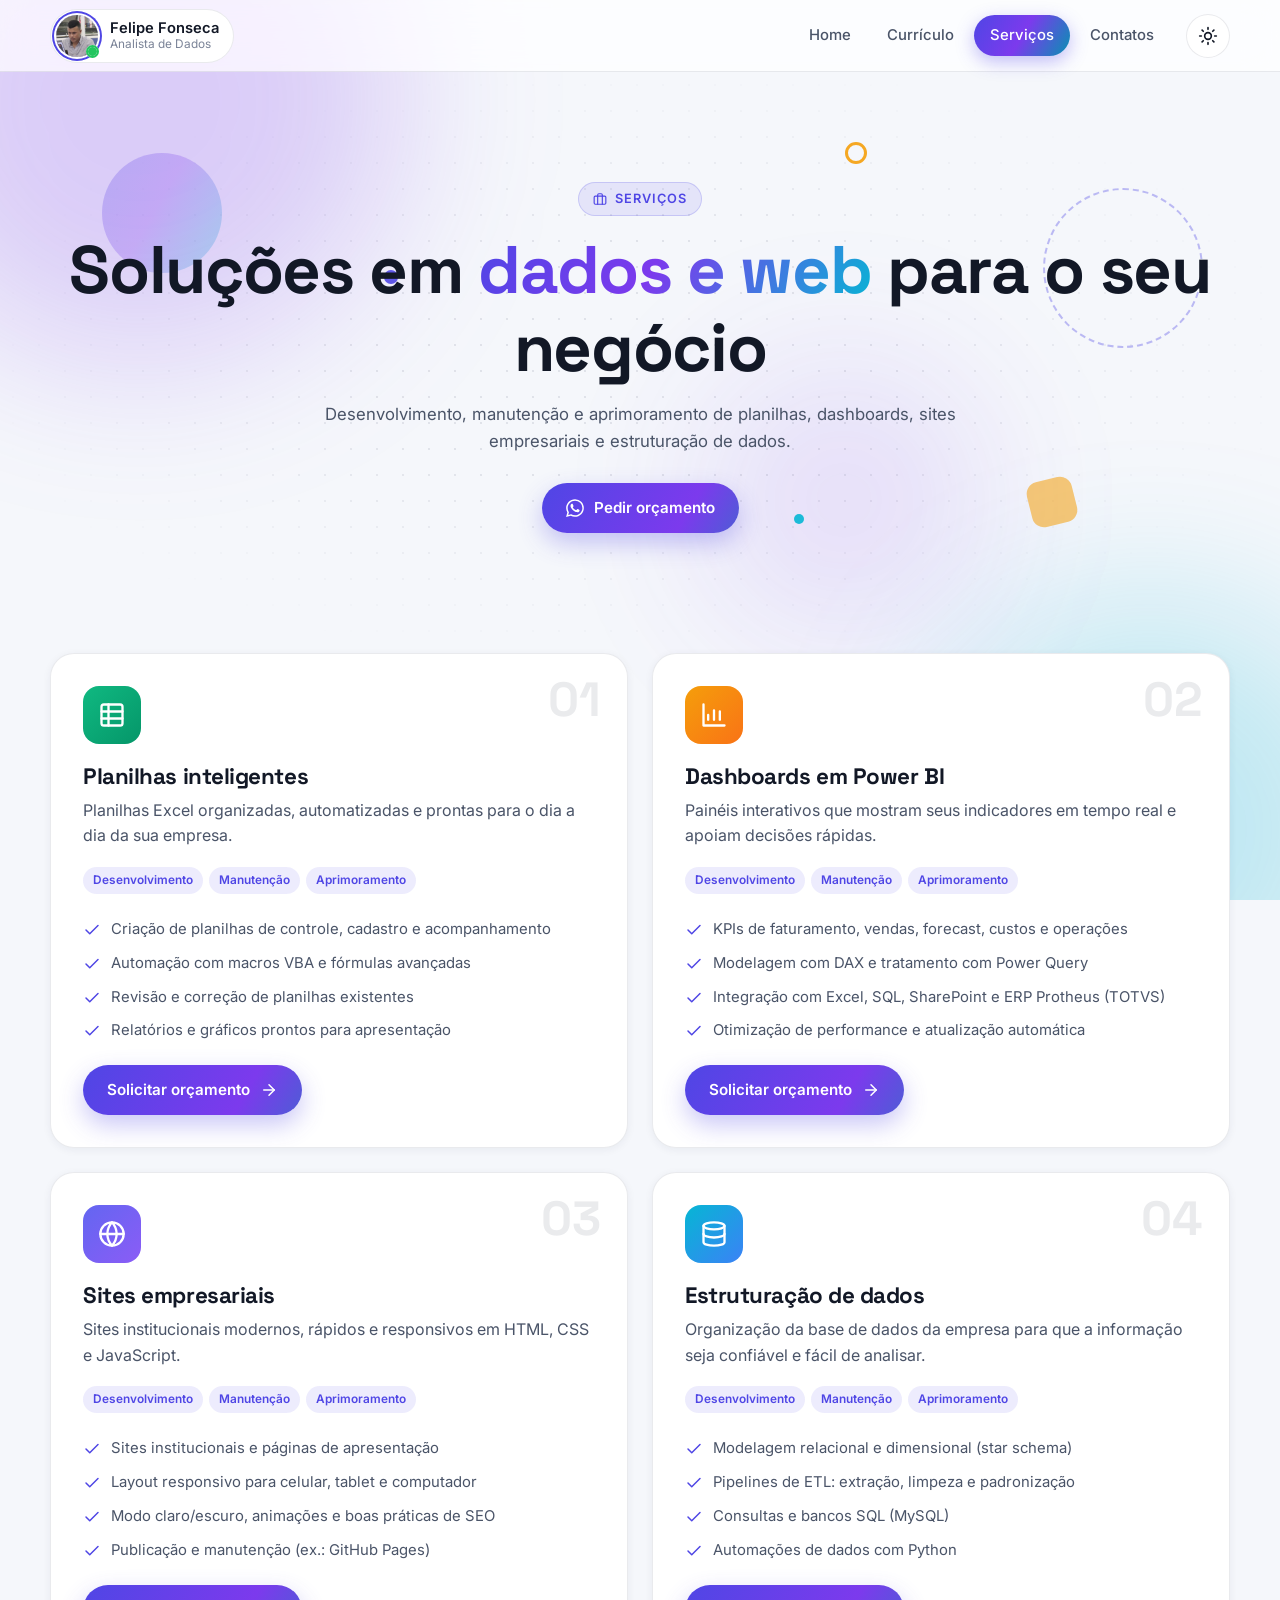
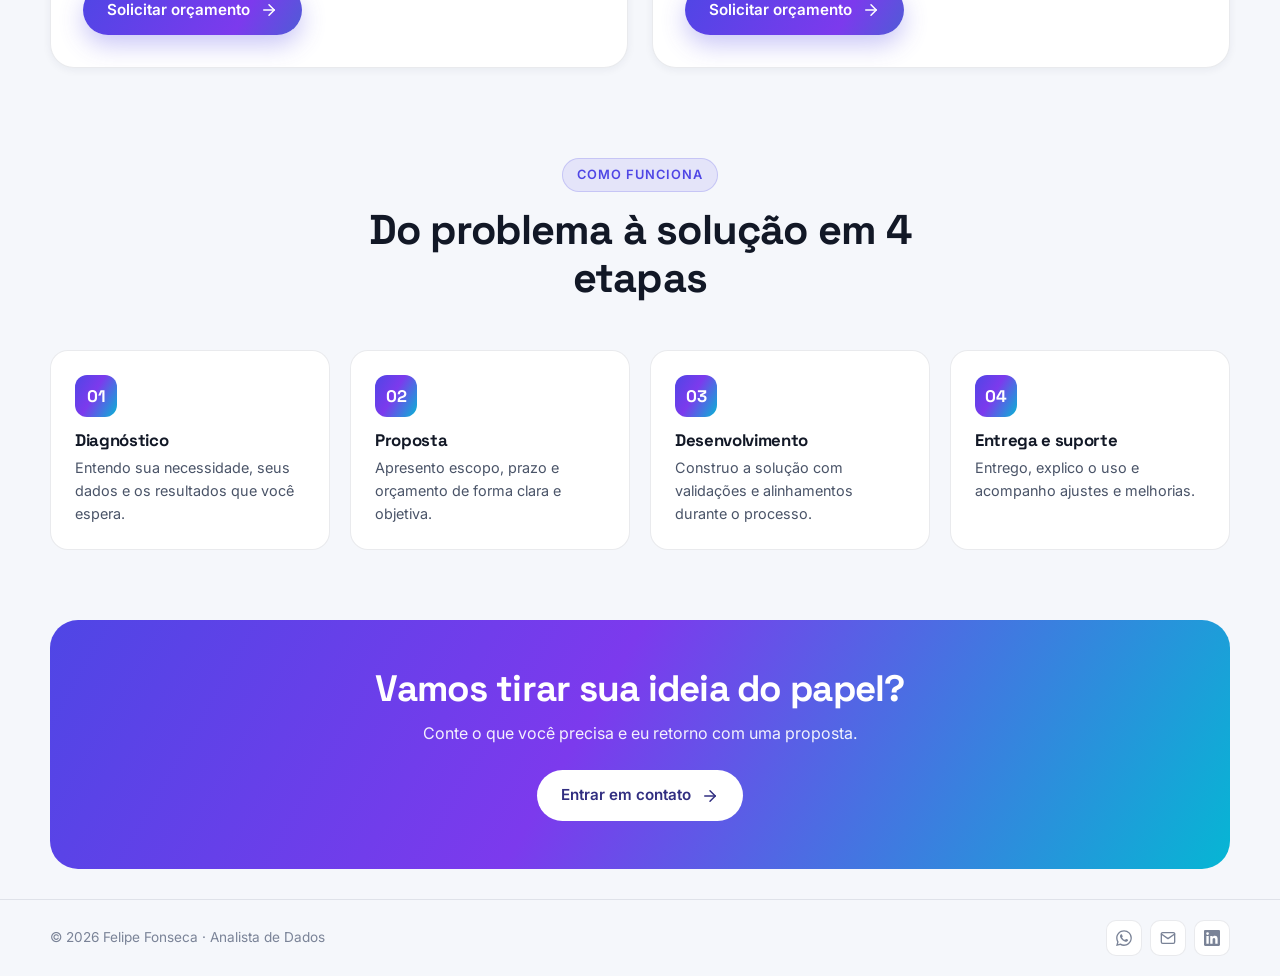
<file: servicos.html>
<!DOCTYPE html>
<html lang="pt-BR" data-theme="light">
<head>
  <meta charset="UTF-8">
  <meta name="viewport" content="width=device-width, initial-scale=1.0">
  <title>Serviços · Felipe Fonseca</title>
  <meta name="description" content="Serviços de Felipe Fonseca: planilhas, dashboards Power BI, sites empresariais e estruturação de dados.">
  <meta name="theme-color" content="#f5f7fb">
  <meta property="og:title" content="Serviços · Felipe Fonseca">
  <meta property="og:description" content="Serviços de Felipe Fonseca: planilhas, dashboards Power BI, sites empresariais e estruturação de dados.">
  <meta property="og:image" content="images/avatar.jpg">
  <link rel="icon" type="image/png" href="images/favicon.png">
  <link rel="preconnect" href="https://fonts.googleapis.com">
  <link rel="preconnect" href="https://fonts.gstatic.com" crossorigin>
  <link href="https://fonts.googleapis.com/css2?family=Inter:wght@400;500;600;700&family=Space+Grotesk:wght@500;600;700&display=swap" rel="stylesheet">
  <script src="js/theme.js"></script>
  <link rel="stylesheet" href="css/style.css">
</head>
<body>
  <div class="bg-blobs" aria-hidden="true"><span></span><span></span><span></span></div>

  <header class="site-header">
    <div class="container header-inner">
      <a href="index.html" class="user-chip" aria-label="Felipe Fonseca, página inicial">
        <span class="avatar">
          <img src="images/Logo2.png" alt="Foto de Felipe Fonseca" width="42" height="42">
          <span class="status" title="Disponível"></span>
        </span>
        <span class="user-meta">
          <strong>Felipe Fonseca</strong>
          <small>Analista de Dados</small>
        </span>
      </a>

      <nav class="main-nav" aria-label="Navegação principal">
        <ul>
          <li><a href="index.html">Home</a></li>
          <li><a href="curriculo.html">Currículo</a></li>
          <li><a href="servicos.html" class="active" aria-current="page">Serviços</a></li>
          <li><a href="contato.html">Contatos</a></li>
        </ul>
      </nav>

      <div class="header-actions">
        <button class="theme-toggle" type="button" aria-label="Alternar tema">
          <svg viewBox="0 0 24 24" fill="none" stroke="currentColor" stroke-width="2" stroke-linecap="round" stroke-linejoin="round" aria-hidden="true" class="sun"><circle cx="12" cy="12" r="4"/><path d="M12 2v2M12 20v2M4.93 4.93l1.41 1.41M17.66 17.66l1.41 1.41M2 12h2M20 12h2M6.34 17.66l-1.41 1.41M19.07 4.93l-1.41 1.41"/></svg>
          <svg viewBox="0 0 24 24" fill="none" stroke="currentColor" stroke-width="2" stroke-linecap="round" stroke-linejoin="round" aria-hidden="true" class="moon"><path d="M21 12.79A9 9 0 1 1 11.21 3 7 7 0 0 0 21 12.79z"/></svg>
        </button>
        <button class="menu-toggle" type="button" aria-label="Abrir menu" aria-expanded="false"><span></span></button>
      </div>
    </div>
  </header>

  <main>
    <section class="page-hero">
      <div class="parallax-layer" data-speed="0.15" data-mouse aria-hidden="true"><div class="grid-dots"></div></div>
      <div class="parallax-layer" data-speed="0.3" data-mouse aria-hidden="true">
        <span class="shape s1"></span><span class="shape s4"></span><span class="shape s6"></span>
      </div>
      <div class="parallax-layer" data-speed="-0.2" data-mouse aria-hidden="true">
        <span class="shape s3"></span><span class="shape s5"></span><span class="shape s7"></span>
      </div>
      <div class="container page-enter" style="position:relative">
        <span class="eyebrow"><svg width="14" height="14" viewBox="0 0 24 24" fill="none" stroke="currentColor" stroke-width="2" stroke-linecap="round" stroke-linejoin="round" aria-hidden="true"><rect x="2" y="7" width="20" height="14" rx="2"/><path d="M16 21V5a2 2 0 0 0-2-2h-4a2 2 0 0 0-2 2v16"/></svg> Serviços</span>
        <h1>Soluções em <span class="grad-text">dados e web</span> para o seu negócio</h1>
        <p>Desenvolvimento, manutenção e aprimoramento de planilhas, dashboards, sites empresariais e estruturação de dados.</p>
        <div class="actions"><a href="https://wa.me/5511945352003?text=Ol%C3%A1%20Felipe%21%20Gostaria%20de%20um%20or%C3%A7amento." class="btn btn-primary" target="_blank" rel="noopener"><svg viewBox="0 0 24 24" fill="currentColor" aria-hidden="true"><path d="M17.47 14.38c-.3-.15-1.75-.86-2.02-.96-.27-.1-.47-.15-.67.15-.2.3-.77.96-.94 1.16-.17.2-.35.22-.65.07-.3-.15-1.25-.46-2.38-1.47-.88-.78-1.48-1.75-1.65-2.05-.17-.3-.02-.46.13-.6.13-.14.3-.35.45-.52.15-.17.2-.3.3-.5.1-.2.05-.37-.03-.52-.07-.15-.67-1.6-.92-2.2-.24-.58-.49-.5-.67-.5h-.57c-.2 0-.52.07-.8.37-.27.3-1.04 1.02-1.04 2.48 0 1.46 1.07 2.88 1.21 3.07.15.2 2.1 3.2 5.08 4.49.71.3 1.27.49 1.7.63.71.23 1.36.2 1.88.12.57-.09 1.75-.72 2-1.41.25-.69.25-1.29.17-1.41-.07-.13-.27-.2-.57-.35zM12.04 21.8h-.01a9.8 9.8 0 0 1-5-1.37l-.36-.21-3.72.98 1-3.63-.24-.37a9.78 9.78 0 0 1-1.5-5.22c0-5.41 4.4-9.8 9.83-9.8a9.8 9.8 0 0 1 9.8 9.82c0 5.41-4.4 9.8-9.8 9.8zm8.36-18.16A11.75 11.75 0 0 0 12.04.2C5.5.2.2 5.5.2 12.04c0 2.09.55 4.13 1.59 5.93L.1 24l6.17-1.62a11.8 11.8 0 0 0 5.66 1.44h.01c6.53 0 11.84-5.31 11.84-11.84 0-3.16-1.23-6.14-3.47-8.37z"/></svg> Pedir orçamento</a></div>
      </div>
    </section>

    <section class="container">
      <div class="services-grid">
          <article class="service reveal" style="--d:0.00s">
            <span class="num">01</span>
            <div class="svc-icon"><svg viewBox="0 0 24 24" fill="none" stroke="currentColor" stroke-width="2" stroke-linecap="round" stroke-linejoin="round" aria-hidden="true"><rect x="3" y="3" width="18" height="18" rx="2"/><path d="M3 9h18M3 15h18M9 3v18"/></svg></div>
            <h3>Planilhas inteligentes</h3>
            <p>Planilhas Excel organizadas, automatizadas e prontas para o dia a dia da sua empresa.</p>
            <div class="svc-modes"><span>Desenvolvimento</span><span>Manutenção</span><span>Aprimoramento</span></div>
            <ul class="svc-list"><li><svg viewBox="0 0 24 24" fill="none" stroke="currentColor" stroke-width="2" stroke-linecap="round" stroke-linejoin="round" aria-hidden="true"><path d="M20 6L9 17l-5-5"/></svg><span>Criação de planilhas de controle, cadastro e acompanhamento</span></li><li><svg viewBox="0 0 24 24" fill="none" stroke="currentColor" stroke-width="2" stroke-linecap="round" stroke-linejoin="round" aria-hidden="true"><path d="M20 6L9 17l-5-5"/></svg><span>Automação com macros VBA e fórmulas avançadas</span></li><li><svg viewBox="0 0 24 24" fill="none" stroke="currentColor" stroke-width="2" stroke-linecap="round" stroke-linejoin="round" aria-hidden="true"><path d="M20 6L9 17l-5-5"/></svg><span>Revisão e correção de planilhas existentes</span></li><li><svg viewBox="0 0 24 24" fill="none" stroke="currentColor" stroke-width="2" stroke-linecap="round" stroke-linejoin="round" aria-hidden="true"><path d="M20 6L9 17l-5-5"/></svg><span>Relatórios e gráficos prontos para apresentação</span></li></ul>
            <a href="https://wa.me/5511945352003?text=Ol%C3%A1%20Felipe%21%20Tenho%20interesse%20no%20servi%C3%A7o%20de%20Planilhas.%20Podemos%20conversar%3F" class="btn btn-primary" target="_blank" rel="noopener">Solicitar orçamento <svg viewBox="0 0 24 24" fill="none" stroke="currentColor" stroke-width="2" stroke-linecap="round" stroke-linejoin="round" aria-hidden="true"><path d="M5 12h14"/><path d="M12 5l7 7-7 7"/></svg></a>
          </article>
          <article class="service reveal" style="--d:0.10s">
            <span class="num">02</span>
            <div class="svc-icon"><svg viewBox="0 0 24 24" fill="none" stroke="currentColor" stroke-width="2" stroke-linecap="round" stroke-linejoin="round" aria-hidden="true"><path d="M3 3v18h18"/><path d="M7 16v-4M12 16V8M17 16v-7"/></svg></div>
            <h3>Dashboards em Power BI</h3>
            <p>Painéis interativos que mostram seus indicadores em tempo real e apoiam decisões rápidas.</p>
            <div class="svc-modes"><span>Desenvolvimento</span><span>Manutenção</span><span>Aprimoramento</span></div>
            <ul class="svc-list"><li><svg viewBox="0 0 24 24" fill="none" stroke="currentColor" stroke-width="2" stroke-linecap="round" stroke-linejoin="round" aria-hidden="true"><path d="M20 6L9 17l-5-5"/></svg><span>KPIs de faturamento, vendas, forecast, custos e operações</span></li><li><svg viewBox="0 0 24 24" fill="none" stroke="currentColor" stroke-width="2" stroke-linecap="round" stroke-linejoin="round" aria-hidden="true"><path d="M20 6L9 17l-5-5"/></svg><span>Modelagem com DAX e tratamento com Power Query</span></li><li><svg viewBox="0 0 24 24" fill="none" stroke="currentColor" stroke-width="2" stroke-linecap="round" stroke-linejoin="round" aria-hidden="true"><path d="M20 6L9 17l-5-5"/></svg><span>Integração com Excel, SQL, SharePoint e ERP Protheus (TOTVS)</span></li><li><svg viewBox="0 0 24 24" fill="none" stroke="currentColor" stroke-width="2" stroke-linecap="round" stroke-linejoin="round" aria-hidden="true"><path d="M20 6L9 17l-5-5"/></svg><span>Otimização de performance e atualização automática</span></li></ul>
            <a href="https://wa.me/5511945352003?text=Ol%C3%A1%20Felipe%21%20Tenho%20interesse%20no%20servi%C3%A7o%20de%20Dashboards.%20Podemos%20conversar%3F" class="btn btn-primary" target="_blank" rel="noopener">Solicitar orçamento <svg viewBox="0 0 24 24" fill="none" stroke="currentColor" stroke-width="2" stroke-linecap="round" stroke-linejoin="round" aria-hidden="true"><path d="M5 12h14"/><path d="M12 5l7 7-7 7"/></svg></a>
          </article>
          <article class="service reveal" style="--d:0.00s">
            <span class="num">03</span>
            <div class="svc-icon"><svg viewBox="0 0 24 24" fill="none" stroke="currentColor" stroke-width="2" stroke-linecap="round" stroke-linejoin="round" aria-hidden="true"><circle cx="12" cy="12" r="10"/><path d="M2 12h20"/><path d="M12 2a15.3 15.3 0 0 1 4 10 15.3 15.3 0 0 1-4 10 15.3 15.3 0 0 1-4-10 15.3 15.3 0 0 1 4-10z"/></svg></div>
            <h3>Sites empresariais</h3>
            <p>Sites institucionais modernos, rápidos e responsivos em HTML, CSS e JavaScript.</p>
            <div class="svc-modes"><span>Desenvolvimento</span><span>Manutenção</span><span>Aprimoramento</span></div>
            <ul class="svc-list"><li><svg viewBox="0 0 24 24" fill="none" stroke="currentColor" stroke-width="2" stroke-linecap="round" stroke-linejoin="round" aria-hidden="true"><path d="M20 6L9 17l-5-5"/></svg><span>Sites institucionais e páginas de apresentação</span></li><li><svg viewBox="0 0 24 24" fill="none" stroke="currentColor" stroke-width="2" stroke-linecap="round" stroke-linejoin="round" aria-hidden="true"><path d="M20 6L9 17l-5-5"/></svg><span>Layout responsivo para celular, tablet e computador</span></li><li><svg viewBox="0 0 24 24" fill="none" stroke="currentColor" stroke-width="2" stroke-linecap="round" stroke-linejoin="round" aria-hidden="true"><path d="M20 6L9 17l-5-5"/></svg><span>Modo claro/escuro, animações e boas práticas de SEO</span></li><li><svg viewBox="0 0 24 24" fill="none" stroke="currentColor" stroke-width="2" stroke-linecap="round" stroke-linejoin="round" aria-hidden="true"><path d="M20 6L9 17l-5-5"/></svg><span>Publicação e manutenção (ex.: GitHub Pages)</span></li></ul>
            <a href="https://wa.me/5511945352003?text=Ol%C3%A1%20Felipe%21%20Tenho%20interesse%20no%20servi%C3%A7o%20de%20Sites%20empresariais.%20Podemos%20conversar%3F" class="btn btn-primary" target="_blank" rel="noopener">Solicitar orçamento <svg viewBox="0 0 24 24" fill="none" stroke="currentColor" stroke-width="2" stroke-linecap="round" stroke-linejoin="round" aria-hidden="true"><path d="M5 12h14"/><path d="M12 5l7 7-7 7"/></svg></a>
          </article>
          <article class="service reveal" style="--d:0.10s">
            <span class="num">04</span>
            <div class="svc-icon"><svg viewBox="0 0 24 24" fill="none" stroke="currentColor" stroke-width="2" stroke-linecap="round" stroke-linejoin="round" aria-hidden="true"><ellipse cx="12" cy="5" rx="9" ry="3"/><path d="M3 5v14c0 1.66 4 3 9 3s9-1.34 9-3V5"/><path d="M3 12c0 1.66 4 3 9 3s9-1.34 9-3"/></svg></div>
            <h3>Estruturação de dados</h3>
            <p>Organização da base de dados da empresa para que a informação seja confiável e fácil de analisar.</p>
            <div class="svc-modes"><span>Desenvolvimento</span><span>Manutenção</span><span>Aprimoramento</span></div>
            <ul class="svc-list"><li><svg viewBox="0 0 24 24" fill="none" stroke="currentColor" stroke-width="2" stroke-linecap="round" stroke-linejoin="round" aria-hidden="true"><path d="M20 6L9 17l-5-5"/></svg><span>Modelagem relacional e dimensional (star schema)</span></li><li><svg viewBox="0 0 24 24" fill="none" stroke="currentColor" stroke-width="2" stroke-linecap="round" stroke-linejoin="round" aria-hidden="true"><path d="M20 6L9 17l-5-5"/></svg><span>Pipelines de ETL: extração, limpeza e padronização</span></li><li><svg viewBox="0 0 24 24" fill="none" stroke="currentColor" stroke-width="2" stroke-linecap="round" stroke-linejoin="round" aria-hidden="true"><path d="M20 6L9 17l-5-5"/></svg><span>Consultas e bancos SQL (MySQL)</span></li><li><svg viewBox="0 0 24 24" fill="none" stroke="currentColor" stroke-width="2" stroke-linecap="round" stroke-linejoin="round" aria-hidden="true"><path d="M20 6L9 17l-5-5"/></svg><span>Automações de dados com Python</span></li></ul>
            <a href="https://wa.me/5511945352003?text=Ol%C3%A1%20Felipe%21%20Tenho%20interesse%20no%20servi%C3%A7o%20de%20Estrutura%C3%A7%C3%A3o%20de%20dados.%20Podemos%20conversar%3F" class="btn btn-primary" target="_blank" rel="noopener">Solicitar orçamento <svg viewBox="0 0 24 24" fill="none" stroke="currentColor" stroke-width="2" stroke-linecap="round" stroke-linejoin="round" aria-hidden="true"><path d="M5 12h14"/><path d="M12 5l7 7-7 7"/></svg></a>
          </article>
      </div>
    </section>

    <section class="container" style="padding-top:90px">
      <div class="section-head reveal">
        <span class="eyebrow">Como funciona</span>
        <h2>Do problema à solução em 4 etapas</h2>
      </div>
      <div class="process">
        <div class="step reveal"><h4>Diagnóstico</h4><p>Entendo sua necessidade, seus dados e os resultados que você espera.</p></div>
        <div class="step reveal" style="--d:.08s"><h4>Proposta</h4><p>Apresento escopo, prazo e orçamento de forma clara e objetiva.</p></div>
        <div class="step reveal" style="--d:.16s"><h4>Desenvolvimento</h4><p>Construo a solução com validações e alinhamentos durante o processo.</p></div>
        <div class="step reveal" style="--d:.24s"><h4>Entrega e suporte</h4><p>Entrego, explico o uso e acompanho ajustes e melhorias.</p></div>
      </div>

      <div class="cta-box reveal zoom">
        <h2>Vamos tirar sua ideia do papel?</h2>
        <p>Conte o que você precisa e eu retorno com uma proposta.</p>
        <a href="contato.html" class="btn">Entrar em contato <svg viewBox="0 0 24 24" fill="none" stroke="currentColor" stroke-width="2" stroke-linecap="round" stroke-linejoin="round" aria-hidden="true"><path d="M5 12h14"/><path d="M12 5l7 7-7 7"/></svg></a>
      </div>
    </section>
  </main>

  <footer class="site-footer">
    <div class="container footer-inner">
      <p>© <span data-year></span> Felipe Fonseca · Analista de Dados</p>
      <div class="socials">
        <a href="https://wa.me/5511945352003?text=Ol%C3%A1%20Felipe%21%20Vi%20seu%20portf%C3%B3lio%20e%20gostaria%20de%20conversar." target="_blank" rel="noopener" aria-label="WhatsApp"><svg viewBox="0 0 24 24" fill="currentColor" aria-hidden="true"><path d="M17.47 14.38c-.3-.15-1.75-.86-2.02-.96-.27-.1-.47-.15-.67.15-.2.3-.77.96-.94 1.16-.17.2-.35.22-.65.07-.3-.15-1.25-.46-2.38-1.47-.88-.78-1.48-1.75-1.65-2.05-.17-.3-.02-.46.13-.6.13-.14.3-.35.45-.52.15-.17.2-.3.3-.5.1-.2.05-.37-.03-.52-.07-.15-.67-1.6-.92-2.2-.24-.58-.49-.5-.67-.5h-.57c-.2 0-.52.07-.8.37-.27.3-1.04 1.02-1.04 2.48 0 1.46 1.07 2.88 1.21 3.07.15.2 2.1 3.2 5.08 4.49.71.3 1.27.49 1.7.63.71.23 1.36.2 1.88.12.57-.09 1.75-.72 2-1.41.25-.69.25-1.29.17-1.41-.07-.13-.27-.2-.57-.35zM12.04 21.8h-.01a9.8 9.8 0 0 1-5-1.37l-.36-.21-3.72.98 1-3.63-.24-.37a9.78 9.78 0 0 1-1.5-5.22c0-5.41 4.4-9.8 9.83-9.8a9.8 9.8 0 0 1 9.8 9.82c0 5.41-4.4 9.8-9.8 9.8zm8.36-18.16A11.75 11.75 0 0 0 12.04.2C5.5.2.2 5.5.2 12.04c0 2.09.55 4.13 1.59 5.93L.1 24l6.17-1.62a11.8 11.8 0 0 0 5.66 1.44h.01c6.53 0 11.84-5.31 11.84-11.84 0-3.16-1.23-6.14-3.47-8.37z"/></svg></a>
        <a href="mailto:felipefcfcfc@gmail.com" aria-label="E-mail"><svg viewBox="0 0 24 24" fill="none" stroke="currentColor" stroke-width="2" stroke-linecap="round" stroke-linejoin="round" aria-hidden="true"><rect x="2" y="4" width="20" height="16" rx="2"/><path d="M22 6l-10 7L2 6"/></svg></a>
        <a href="https://www.linkedin.com/in/felipefonsecac" target="_blank" rel="noopener" aria-label="LinkedIn"><svg viewBox="0 0 24 24" fill="currentColor" aria-hidden="true"><path d="M20.45 20.45h-3.56v-5.57c0-1.33-.02-3.04-1.85-3.04-1.85 0-2.14 1.45-2.14 2.94v5.67H9.34V9h3.42v1.56h.05c.48-.9 1.64-1.85 3.37-1.85 3.6 0 4.27 2.37 4.27 5.46v6.28zM5.34 7.43a2.06 2.06 0 1 1 0-4.13 2.06 2.06 0 0 1 0 4.13zM7.12 20.45H3.56V9h3.56v11.45zM22.22 0H1.77C.79 0 0 .77 0 1.73v20.54C0 23.23.79 24 1.77 24h20.45c.98 0 1.78-.77 1.78-1.73V1.73C24 .77 23.2 0 22.22 0z"/></svg></a>
      </div>
    </div>
  </footer>

  <script src="js/main.js"></script>
</body>
</html>
</file>
<file: css/style.css>
/* =========================================================
   Felipe Fonseca · Portfólio
   Tema claro/escuro via [data-theme] no <html>
   ========================================================= */

:root {
  --bg: #f5f7fb;
  --bg-soft: #eef1f8;
  --surface: #ffffff;
  --surface-2: #f8f9fd;
  --border: rgba(20, 30, 60, 0.09);
  --text: #121826;
  --text-soft: #4a5468;
  --text-mute: #7a8397;
  --primary: #4f46e5;
  --primary-2: #06b6d4;
  --accent: #f59e0b;
  --grad: linear-gradient(120deg, #4f46e5 0%, #7c3aed 45%, #06b6d4 100%);
  --grad-btn: linear-gradient(120deg, #4f46e5 0%, #7c3aed 50%, #0891b2 100%);
  --glass: rgba(255, 255, 255, 0.72);
  --shadow-sm: 0 2px 8px rgba(20, 30, 60, 0.06);
  --shadow: 0 10px 30px rgba(20, 30, 60, 0.08);
  --shadow-lg: 0 24px 60px rgba(40, 40, 120, 0.16);
  --blob-a: rgba(124, 58, 237, 0.22);
  --blob-b: rgba(6, 182, 212, 0.22);
  --radius: 18px;
  --header-h: 72px;
  --ease: cubic-bezier(.2, .8, .2, 1);
  color-scheme: light;
}

[data-theme="dark"] {
  --bg: #0b0f1a;
  --bg-soft: #0f1524;
  --surface: #131a2b;
  --surface-2: #182136;
  --border: rgba(255, 255, 255, 0.08);
  --text: #eef2fb;
  --text-soft: #b4bdd0;
  --text-mute: #7f8aa3;
  --primary: #818cf8;
  --primary-2: #22d3ee;
  --accent: #fbbf24;
  --grad: linear-gradient(120deg, #818cf8 0%, #a78bfa 45%, #22d3ee 100%);
  --glass: rgba(15, 21, 36, 0.72);
  --shadow-sm: 0 2px 8px rgba(0, 0, 0, 0.3);
  --shadow: 0 10px 30px rgba(0, 0, 0, 0.35);
  --shadow-lg: 0 24px 60px rgba(0, 0, 0, 0.5);
  --blob-a: rgba(129, 140, 248, 0.18);
  --blob-b: rgba(34, 211, 238, 0.14);
  color-scheme: dark;
}

*, *::before, *::after { box-sizing: border-box; margin: 0; padding: 0; }

html { scroll-behavior: smooth; -webkit-text-size-adjust: 100%; }

body {
  font-family: "Inter", system-ui, -apple-system, "Segoe UI", Roboto, sans-serif;
  background: var(--bg);
  color: var(--text);
  line-height: 1.6;
  min-height: 100vh;
  display: flex;
  flex-direction: column;
  overflow-x: hidden;
  transition: background-color .45s var(--ease), color .45s var(--ease);
}

img { max-width: 100%; display: block; }
a { color: inherit; text-decoration: none; }
button { font: inherit; color: inherit; background: none; border: 0; cursor: pointer; }
svg { flex-shrink: 0; }

h1, h2, h3, h4 { font-family: "Space Grotesk", "Inter", sans-serif; line-height: 1.15; letter-spacing: -0.02em; }

.container { width: min(1180px, 100% - 32px); margin-inline: auto; }

.grad-text {
  background: var(--grad);
  -webkit-background-clip: text;
  background-clip: text;
  color: transparent;
}

/* Theme switch animation (View Transitions API) */
::view-transition-old(root), ::view-transition-new(root) { animation: none; mix-blend-mode: normal; }

/* ---------- Background blobs ---------- */
.bg-blobs { position: fixed; inset: 0; z-index: -1; overflow: hidden; pointer-events: none; }
.bg-blobs span {
  position: absolute; border-radius: 50%; filter: blur(80px);
  animation: float 18s ease-in-out infinite alternate;
}
.bg-blobs span:nth-child(1) { width: 520px; height: 520px; background: var(--blob-a); top: -160px; left: -120px; }
.bg-blobs span:nth-child(2) { width: 460px; height: 460px; background: var(--blob-b); bottom: -160px; right: -100px; animation-delay: -6s; }
.bg-blobs span:nth-child(3) { width: 280px; height: 280px; background: var(--blob-a); top: 40%; left: 55%; animation-delay: -12s; opacity: .6; }
@keyframes float {
  0% { transform: translate(0, 0) scale(1); }
  50% { transform: translate(40px, -30px) scale(1.08); }
  100% { transform: translate(-30px, 30px) scale(.95); }
}

/* ---------- Header ---------- */
.site-header {
  position: sticky; top: 0; z-index: 50;
  height: var(--header-h);
  background: var(--glass);
  backdrop-filter: saturate(160%) blur(16px);
  -webkit-backdrop-filter: saturate(160%) blur(16px);
  border-bottom: 1px solid var(--border);
  transition: box-shadow .3s, background-color .45s;
}
.site-header.scrolled { box-shadow: var(--shadow-sm); }
.header-inner { height: 100%; display: flex; align-items: center; gap: 16px; }

.user-chip {
  display: flex; align-items: center; gap: 12px;
  padding: 5px 14px 5px 5px; border-radius: 999px;
  border: 1px solid var(--border); background: var(--surface);
  transition: transform .3s var(--ease), box-shadow .3s;
}

.user-chip:hover { transform: translateY(-1px); box-shadow: var(--shadow); }
.avatar { position: relative; width: 42px; height: 42px; }
.avatar img {
  width: 100%; height: 100%; border-radius: 50%; object-fit: cover;
  box-shadow: 0 0 0 2px var(--surface), 0 0 0 4px var(--primary);
}

.avatar .status {
  position: absolute; right: -1px; bottom: -1px; width: 13px; height: 13px;
  border-radius: 50%; background: #22c55e; border: 2px solid var(--surface);
}
.avatar .status::after {
  content: ""; position: absolute; inset: -2px; border-radius: 50%;
  border: 2px solid #22c55e; animation: ping 2s ease-out infinite;
}
@keyframes ping { 0% { transform: scale(1); opacity: .8; } 100% { transform: scale(2.2); opacity: 0; } }
.user-meta { display: flex; flex-direction: column; line-height: 1.2; }
.user-meta strong { font-size: .92rem; font-weight: 600; }
.user-meta small { font-size: .74rem; color: var(--text-mute); }

.main-nav { margin-left: auto; }
.main-nav ul { list-style: none; display: flex; gap: 4px; position: relative; }
.main-nav a {
  position: relative; display: block; padding: 9px 16px; border-radius: 999px;
  font-size: .93rem; font-weight: 500; color: var(--text-soft);
  transition: color .25s, background-color .25s;
}
.main-nav a:hover { color: var(--text); background: var(--bg-soft); }
.main-nav a.active { color: #fff; background: var(--grad-btn); box-shadow: 0 6px 18px rgba(79, 70, 229, .35); }

.header-actions { display: flex; align-items: center; gap: 8px; }

.theme-toggle {
  width: 44px; height: 44px; border-radius: 50%;
  display: grid; place-items: center;
  border: 1px solid var(--border); background: var(--surface);
  transition: transform .4s var(--ease), box-shadow .3s;
}
.theme-toggle:hover { box-shadow: var(--shadow); }
.theme-toggle:active { transform: scale(.9) rotate(-20deg); }
.theme-toggle svg { grid-area: 1 / 1; width: 20px; height: 20px; transition: transform .5s var(--ease), opacity .3s; }
.theme-toggle .moon { opacity: 0; transform: rotate(-90deg) scale(.5); }
[data-theme="dark"] .theme-toggle .sun { opacity: 0; transform: rotate(90deg) scale(.5); }
[data-theme="dark"] .theme-toggle .moon { opacity: 1; transform: rotate(0) scale(1); }

.menu-toggle {
  display: none; width: 44px; height: 44px; border-radius: 50%;
  border: 1px solid var(--border); background: var(--surface);
  place-items: center;
}
.menu-toggle span, .menu-toggle span::before, .menu-toggle span::after {
  display: block; width: 18px; height: 2px; background: var(--text); border-radius: 2px;
  position: relative; transition: transform .3s var(--ease), background-color .2s;
}

.menu-toggle span::before, .menu-toggle span::after { content: ""; position: absolute; left: 0; }
.menu-toggle span::before { top: -6px; }
.menu-toggle span::after { top: 6px; }
.nav-open .menu-toggle span { background: transparent; }
.nav-open .menu-toggle span::before { transform: translateY(6px) rotate(45deg); }
.nav-open .menu-toggle span::after { transform: translateY(-6px) rotate(-45deg); }

/* ---------- Buttons ---------- */
.btn {
  display: inline-flex; align-items: center; justify-content: center; gap: 10px;
  padding: 13px 24px; border-radius: 999px; font-weight: 600; font-size: .95rem;
  transition: transform .3s var(--ease), box-shadow .3s, background-color .3s, color .3s;
  white-space: nowrap;
}
.btn svg { width: 18px; height: 18px; }
.btn-primary { background: var(--grad-btn); color: #fff; box-shadow: 0 10px 24px rgba(79, 70, 229, .3); background-size: 150% 100%; }
.btn-primary:hover { transform: translateY(-2px); box-shadow: 0 14px 32px rgba(79, 70, 229, .4); background-position: 100% 0; }
.btn-ghost { border: 1px solid var(--border); background: var(--surface); }
.btn-ghost:hover { transform: translateY(-2px); box-shadow: var(--shadow); }

/* ---------- Main ---------- */
main { flex: 1; }

.eyebrow {
  display: inline-flex; align-items: center; gap: 8px;
  font-size: .8rem; font-weight: 600; letter-spacing: .08em; text-transform: uppercase;
  color: var(--primary);
  padding: 6px 14px; border-radius: 999px;
  background: color-mix(in srgb, var(--primary) 10%, transparent);
  border: 1px solid color-mix(in srgb, var(--primary) 20%, transparent);
}

.section-head { text-align: center; max-width: 680px; margin: 0 auto 48px; }
.section-head h2 { font-size: clamp(1.8rem, 4vw, 2.6rem); margin: 14px 0 12px; }
.section-head p { color: var(--text-soft); }

/* ---------- Home ---------- */
.hero {
  min-height: calc(100vh - var(--header-h) - 64px);
  display: grid; grid-template-columns: 1.15fr .85fr; gap: 56px; align-items: center;
  padding: 40px 0;
}
.hero h1 { font-size: clamp(2.3rem, 5.5vw, 4rem); margin: 18px 0 8px; }
.hero .role { font-size: clamp(1.05rem, 2vw, 1.3rem); color: var(--text-soft); font-weight: 500; min-height: 1.6em; }
.typed { color: var(--primary); font-weight: 600; }
.typed::after { content: "|"; margin-left: 2px; animation: blink 1s steps(1) infinite; color: var(--primary-2); }
@keyframes blink { 50% { opacity: 0; } }
.hero .lead { margin: 22px 0 30px; color: var(--text-soft); font-size: 1.05rem; max-width: 600px; }
.hero .lead strong { color: var(--text); font-weight: 600; }
.hero-cta { display: flex; flex-wrap: wrap; gap: 12px; }

.hero-stats { display: flex; gap: 32px; margin-top: 36px; flex-wrap: wrap; }
.hero-stats div strong { display: block; font-family: "Space Grotesk", sans-serif; font-size: 1.9rem; line-height: 1; }
.hero-stats div > span { font-size: .82rem; color: var(--text-mute); }

.hero-visual { position: relative; justify-self: center; width: min(400px, 100%); }
.photo-frame {
  position: relative; aspect-ratio: 4 / 5; border-radius: 32px; overflow: hidden;
  box-shadow: var(--shadow-lg);
  transform: perspective(900px) rotateY(var(--ry, 0deg)) rotateX(var(--rx, 0deg));
  transition: transform .2s ease-out;
}
.photo-frame img { width: 100%; height: 100%; object-fit: cover; }
.photo-frame::after {
  content: ""; position: absolute; inset: 0;
  background: linear-gradient(180deg, transparent 55%, rgba(10, 12, 30, .45));
}
.hero-visual::before {
  content: ""; position: absolute; inset: -14px; border-radius: 40px; z-index: -1;
  background: var(--grad); opacity: .35; filter: blur(28px);
}
.float-card {
  position: absolute; display: flex; align-items: center; gap: 10px;
  padding: 10px 14px; border-radius: 14px;
  background: var(--glass); backdrop-filter: blur(12px); -webkit-backdrop-filter: blur(12px);
  border: 1px solid var(--border); box-shadow: var(--shadow);
  font-size: .82rem; font-weight: 600;
  animation: bob 5s ease-in-out infinite;
}
.float-card .ic { width: 32px; height: 32px; border-radius: 10px; display: grid; place-items: center; color: #fff; }
.float-card .ic svg { width: 17px; height: 17px; }
.float-card small { display: block; font-weight: 500; color: var(--text-mute); font-size: .72rem; }
.fc-1 { top: 10%; left: -18%; }
.fc-1 .ic { background: linear-gradient(135deg, #f59e0b, #f97316); }
.fc-2 { bottom: 22%; right: -16%; animation-delay: -1.6s; }
.fc-2 .ic { background: linear-gradient(135deg, #06b6d4, #3b82f6); }
.fc-3 { bottom: -4%; left: 8%; animation-delay: -3.2s; }
.fc-3 .ic { background: linear-gradient(135deg, #7c3aed, #ec4899); }
@keyframes bob { 50% { transform: translateY(-10px); } }

.tech-strip { display: flex; flex-wrap: wrap; gap: 8px; margin-top: 28px; }
.tech-strip span {
  font-size: .78rem; font-weight: 500; padding: 6px 12px; border-radius: 999px;
  background: var(--surface); border: 1px solid var(--border); color: var(--text-soft);
}

/* ---------- Page hero (parallax) ---------- */
.page-hero {
  position: relative; overflow: hidden;
  padding: 110px 0 120px; text-align: center;
}
.page-hero h1 { font-size: clamp(2.2rem, 6vw, 4.2rem); margin: 16px 0 14px; }
.page-hero p { color: var(--text-soft); max-width: 640px; margin: 0 auto 28px; font-size: 1.05rem; }
.page-hero .actions { display: flex; gap: 12px; justify-content: center; flex-wrap: wrap; }
.parallax-layer { position: absolute; inset: 0; pointer-events: none; will-change: transform; }
.shape { position: absolute; border-radius: 24px; opacity: .9; }
.shape.s1 { width: 120px; height: 120px; top: 14%; left: 8%; background: var(--grad); border-radius: 50%; opacity: .25; }
.shape.s2 { width: 70px; height: 70px; top: 60%; left: 14%; border: 3px solid var(--primary-2); transform: rotate(18deg); opacity: .5; }
.shape.s3 { width: 160px; height: 160px; top: 20%; right: 6%; border-radius: 50%; border: 2px dashed var(--primary); opacity: .35; }
.shape.s4 { width: 46px; height: 46px; top: 70%; right: 16%; background: var(--accent); border-radius: 12px; transform: rotate(-14deg); opacity: .55; }
.shape.s5 { width: 14px; height: 14px; top: 34%; left: 30%; background: var(--primary); border-radius: 50%; }
.shape.s6 { width: 10px; height: 10px; top: 76%; left: 62%; background: var(--primary-2); border-radius: 50%; }
.shape.s7 { width: 22px; height: 22px; top: 12%; left: 66%; border: 3px solid var(--accent); border-radius: 50%; }
.grid-dots {
  position: absolute; inset: 0;
  background-image: radial-gradient(var(--border) 1.4px, transparent 1.4px);
  background-size: 26px 26px;
  mask-image: radial-gradient(ellipse at center, #000 30%, transparent 75%);
  -webkit-mask-image: radial-gradient(ellipse at center, #000 30%, transparent 75%);
}

/* Parallax band between sections */
.parallax-band {
  position: relative; overflow: hidden; margin: 40px 0;
  padding: 80px 0; color: #fff; text-align: center;
  background: var(--grad);
}
.parallax-band .band-bg {
  position: absolute; inset: -40% 0; will-change: transform;
  background-image:
    radial-gradient(circle at 20% 30%, rgba(255,255,255,.18) 0 2px, transparent 3px),
    radial-gradient(circle at 70% 60%, rgba(255,255,255,.14) 0 2px, transparent 3px);
  background-size: 60px 60px, 90px 90px;
}
.parallax-band .container { position: relative; }
.band-stats { display: grid; grid-template-columns: repeat(4, 1fr); gap: 24px; }
.band-stats strong { display: block; font-family: "Space Grotesk", sans-serif; font-size: clamp(2rem, 5vw, 3rem); line-height: 1.1; }
.band-stats span { opacity: .9; font-size: .92rem; }

/* ---------- CV sections ---------- */
.cv-section { padding: 70px 0; }
.cv-nav {
  position: sticky; top: calc(var(--header-h) + 12px); z-index: 20;
  display: flex; gap: 6px; justify-content: center; flex-wrap: wrap;
  margin: -28px auto 0; padding: 6px; width: fit-content; max-width: calc(100% - 32px);
  background: var(--glass); backdrop-filter: blur(14px); -webkit-backdrop-filter: blur(14px);
  border: 1px solid var(--border); border-radius: 999px; box-shadow: var(--shadow);
}
.cv-nav a { padding: 7px 14px; border-radius: 999px; font-size: .84rem; font-weight: 500; color: var(--text-soft); transition: .25s; }
.cv-nav a:hover { color: var(--text); }
.cv-nav a.active { background: var(--primary); color: #fff; }

.summary-card {
  display: grid; grid-template-columns: auto 1fr; gap: 28px; align-items: center;
  padding: 32px; border-radius: 24px; background: var(--surface);
  border: 1px solid var(--border); box-shadow: var(--shadow);
}
.summary-card img { width: 110px; height: 110px; border-radius: 50%; object-fit: cover; box-shadow: 0 0 0 4px var(--surface), 0 0 0 6px var(--primary); }
.summary-card h3 { font-size: 1.4rem; margin-bottom: 8px; }
.summary-card p { color: var(--text-soft); }
.summary-card .meta { display: flex; flex-wrap: wrap; gap: 8px 18px; margin-top: 14px; font-size: .88rem; color: var(--text-mute); }
.summary-card .meta span { display: inline-flex; align-items: center; gap: 6px; }
.summary-card .meta svg { width: 15px; height: 15px; color: var(--primary); }

/* Timeline */
.timeline { position: relative; max-width: 900px; margin: 0 auto; }
.timeline::before {
  content: ""; position: absolute; left: 20px; top: 0; bottom: 0; width: 2px;
  background: var(--border);
}
.timeline .progress {
  position: absolute; left: 20px; top: 0; width: 2px; height: 0;
  background: var(--grad); transition: height .1s linear;
}
.t-item { position: relative; padding-left: 64px; margin-bottom: 28px; }
.t-dot {
  position: absolute; left: 11px; top: 26px; width: 20px; height: 20px; border-radius: 50%;
  background: var(--surface); border: 3px solid var(--primary);
  box-shadow: 0 0 0 6px color-mix(in srgb, var(--primary) 14%, transparent);
}
.t-item.current .t-dot { background: var(--primary); }
.t-card {
  padding: 24px 26px; border-radius: var(--radius); background: var(--surface);
  border: 1px solid var(--border); box-shadow: var(--shadow-sm);
  transition: transform .4s var(--ease), box-shadow .4s;
}
.t-card:hover { transform: translateX(6px); box-shadow: var(--shadow); }
.t-head { display: flex; justify-content: space-between; gap: 12px; flex-wrap: wrap; align-items: baseline; }
.t-head h3 { font-size: 1.2rem; }
.t-date { font-size: .8rem; font-weight: 600; color: var(--primary); background: color-mix(in srgb, var(--primary) 10%, transparent); padding: 4px 10px; border-radius: 999px; white-space: nowrap; }
.t-role { margin-top: 14px; }
.t-role + .t-role { padding-top: 14px; border-top: 1px dashed var(--border); }
.t-role h4 { font-family: "Inter", sans-serif; font-size: .98rem; font-weight: 600; letter-spacing: 0; display: flex; align-items: center; gap: 8px; flex-wrap: wrap; }
.t-role h4 em { font-style: normal; font-size: .72rem; font-weight: 600; padding: 2px 8px; border-radius: 6px; background: var(--bg-soft); color: var(--text-mute); }
.t-role p { color: var(--text-soft); font-size: .93rem; margin-top: 6px; }
.tags { display: flex; flex-wrap: wrap; gap: 6px; margin-top: 12px; }
.tags span { font-size: .74rem; font-weight: 500; padding: 4px 10px; border-radius: 999px; background: var(--bg-soft); color: var(--text-soft); border: 1px solid var(--border); }
.t-toggle { margin-top: 12px; font-size: .84rem; font-weight: 600; color: var(--primary); display: inline-flex; align-items: center; gap: 6px; }
.t-toggle svg { width: 14px; height: 14px; transition: transform .3s; }
.t-more { display: grid; grid-template-rows: 0fr; transition: grid-template-rows .45s var(--ease); }
.t-more > div { overflow: hidden; }
.t-item.open .t-more { grid-template-rows: 1fr; }
.t-item.open .t-toggle svg { transform: rotate(180deg); }

/* Education */
.edu-grid { display: grid; grid-template-columns: repeat(2, 1fr); gap: 20px; }
.edu-card {
  position: relative; overflow: hidden; padding: 26px; border-radius: var(--radius);
  background: var(--surface); border: 1px solid var(--border); box-shadow: var(--shadow-sm);
  transition: transform .4s var(--ease), box-shadow .4s;
}
.edu-card::before {
  content: ""; position: absolute; top: 0; left: 0; right: 0; height: 4px; background: var(--grad);
  transform: scaleX(0); transform-origin: left; transition: transform .5s var(--ease);
}
.edu-card:hover { transform: translateY(-6px); box-shadow: var(--shadow-lg); }
.edu-card:hover::before { transform: scaleX(1); }
.edu-icon { width: 48px; height: 48px; border-radius: 14px; display: grid; place-items: center; margin-bottom: 16px; color: #fff; background: var(--grad); }
.edu-icon svg { width: 24px; height: 24px; }
.edu-card h3 { font-size: 1.12rem; margin-bottom: 6px; }
.edu-card .inst { color: var(--text-soft); font-size: .92rem; }
.edu-card .year { position: absolute; top: 22px; right: 22px; font-size: .78rem; font-weight: 600; color: var(--text-mute); }

/* Courses */
.filters { display: flex; flex-wrap: wrap; gap: 8px; justify-content: center; margin-bottom: 30px; }
.filter-btn {
  padding: 8px 16px; border-radius: 999px; font-size: .86rem; font-weight: 500;
  border: 1px solid var(--border); background: var(--surface); color: var(--text-soft);
  transition: .25s;
}
.filter-btn:hover { color: var(--text); }
.filter-btn.active { background: var(--text); color: var(--bg); border-color: var(--text); }
.course-grid { display: grid; grid-template-columns: repeat(auto-fill, minmax(260px, 1fr)); gap: 16px; }
.course {
  display: flex; gap: 14px; align-items: flex-start;
  padding: 18px; border-radius: 16px; background: var(--surface); border: 1px solid var(--border);
  transition: transform .35s var(--ease), box-shadow .35s, opacity .35s;
}
.course:hover { transform: translateY(-4px); box-shadow: var(--shadow); }
.course.hide { display: none; }
.course .badge {
  flex-shrink: 0; width: 48px; height: 48px; border-radius: 12px; display: grid; place-items: center;
  font-size: .62rem; font-weight: 700; letter-spacing: .02em; text-align: center; line-height: 1.1;
  background: var(--bg-soft); color: var(--primary); border: 1px solid var(--border);
}
.course h4 { font-family: "Inter", sans-serif; font-size: .93rem; font-weight: 600; letter-spacing: 0; line-height: 1.35; }
.course small { color: var(--text-mute); font-size: .8rem; }

/* Skills */
.skills-wrap { display: grid; grid-template-columns: 1.4fr 1fr; gap: 28px; align-items: start; }
.skill-groups { display: grid; gap: 18px; }
.skill-group { padding: 24px; border-radius: var(--radius); background: var(--surface); border: 1px solid var(--border); }
.skill-group h3 { font-size: 1rem; margin-bottom: 14px; display: flex; align-items: center; gap: 10px; }
.skill-group h3 i { width: 10px; height: 10px; border-radius: 3px; background: var(--grad); display: inline-block; }
.chips { display: flex; flex-wrap: wrap; gap: 8px; }
.chip {
  padding: 8px 14px; border-radius: 12px; font-size: .88rem; font-weight: 500;
  background: var(--bg-soft); border: 1px solid var(--border);
  transition: transform .3s var(--ease), background-color .3s, color .3s;
}
.chip:hover { transform: translateY(-3px) scale(1.04); background: var(--primary); color: #fff; }

.lang-card { padding: 26px; border-radius: var(--radius); background: var(--surface); border: 1px solid var(--border); }
.lang-card h3 { font-size: 1rem; margin-bottom: 18px; }
.lang { margin-bottom: 18px; }
.lang:last-child { margin-bottom: 0; }
.lang-top { display: flex; justify-content: space-between; font-size: .9rem; margin-bottom: 8px; }
.lang-top span:last-child { color: var(--text-mute); font-weight: 600; }
.bar { height: 8px; border-radius: 99px; background: var(--bg-soft); overflow: hidden; }
.bar i { display: block; height: 100%; width: 0; border-radius: 99px; background: var(--grad); transition: width 1.4s var(--ease); }
.lang.in .bar i { width: var(--w); }

.cv-download {
  margin-top: 18px; padding: 26px; border-radius: var(--radius); text-align: center;
  background: var(--grad); color: #fff;
}
.cv-download h3 { font-size: 1.1rem; margin-bottom: 6px; }
.cv-download p { opacity: .9; font-size: .9rem; margin-bottom: 16px; }
.cv-download .btn { background: #fff; color: #312e81; }
.cv-download .btn:hover { transform: translateY(-2px); box-shadow: 0 10px 24px rgba(0,0,0,.2); }

/* Floating download button */
.fab-download {
  position: fixed; right: 20px; bottom: 20px; z-index: 40;
  display: inline-flex; align-items: center; gap: 10px;
  padding: 14px 20px; border-radius: 999px; font-weight: 600; font-size: .9rem;
  background: var(--grad-btn); color: #fff; box-shadow: var(--shadow-lg);
  transform: translateY(120px); transition: transform .5s var(--ease);
}
.fab-download.show { transform: translateY(0); }
.fab-download svg { width: 18px; height: 18px; }

/* ---------- Services ---------- */
.services-grid { display: grid; grid-template-columns: repeat(2, 1fr); gap: 24px; }
.service {
  position: relative; display: flex; flex-direction: column;
  padding: 32px; border-radius: 24px; background: var(--surface);
  border: 1px solid var(--border); box-shadow: var(--shadow-sm); overflow: hidden;
  transition: transform .45s var(--ease), box-shadow .45s;
}
.service::after {
  content: ""; position: absolute; width: 240px; height: 240px; border-radius: 50%;
  top: var(--my, -200px); left: var(--mx, -200px); transform: translate(-50%, -50%);
  background: radial-gradient(circle, color-mix(in srgb, var(--primary) 18%, transparent), transparent 70%);
  pointer-events: none; transition: opacity .3s; opacity: 0;
}
.service:hover::after { opacity: 1; }
.service:hover { transform: translateY(-8px); box-shadow: var(--shadow-lg); }
.service .num { position: absolute; top: 22px; right: 26px; font-family: "Space Grotesk", sans-serif; font-size: 3rem; font-weight: 700; color: var(--border); line-height: 1; }
.svc-icon { width: 58px; height: 58px; border-radius: 16px; display: grid; place-items: center; color: #fff; margin-bottom: 20px; }
.svc-icon svg { width: 28px; height: 28px; }
.service:nth-child(1) .svc-icon { background: linear-gradient(135deg, #10b981, #059669); }
.service:nth-child(2) .svc-icon { background: linear-gradient(135deg, #f59e0b, #f97316); }
.service:nth-child(3) .svc-icon { background: linear-gradient(135deg, #6366f1, #8b5cf6); }
.service:nth-child(4) .svc-icon { background: linear-gradient(135deg, #06b6d4, #3b82f6); }
.service h3 { font-size: 1.4rem; margin-bottom: 8px; }
.service > p { color: var(--text-soft); margin-bottom: 18px; }
.svc-list { list-style: none; display: grid; gap: 10px; margin-bottom: 22px; }
.svc-list li { display: flex; gap: 10px; align-items: flex-start; font-size: .93rem; color: var(--text-soft); }
.svc-list li svg { width: 18px; height: 18px; color: var(--primary); margin-top: 3px; }
.svc-modes { display: flex; flex-wrap: wrap; gap: 6px; margin-bottom: 24px; }
.svc-modes span { font-size: .74rem; font-weight: 600; padding: 4px 10px; border-radius: 999px; background: color-mix(in srgb, var(--primary) 10%, transparent); color: var(--primary); }
.service .btn { margin-top: auto; align-self: flex-start; }

.process { display: grid; grid-template-columns: repeat(4, 1fr); gap: 20px; counter-reset: step; }
.step { position: relative; padding: 24px; border-radius: var(--radius); background: var(--surface); border: 1px solid var(--border); }
.step::before {
  counter-increment: step; content: "0" counter(step);
  font-family: "Space Grotesk", sans-serif; font-weight: 700; font-size: 1.05rem;
  display: inline-grid; place-items: center; width: 42px; height: 42px; border-radius: 12px;
  background: var(--grad); color: #fff; margin-bottom: 14px;
}
.step h4 { font-size: 1.05rem; margin-bottom: 6px; }
.step p { font-size: .9rem; color: var(--text-soft); }

.cta-box {
  margin: 70px 0 30px; padding: 48px 32px; border-radius: 28px; text-align: center;
  background: var(--grad); color: #fff; position: relative; overflow: hidden;
}
.cta-box h2 { font-size: clamp(1.6rem, 4vw, 2.3rem); margin-bottom: 10px; }
.cta-box p { opacity: .92; margin-bottom: 24px; }
.cta-box .btn { background: #fff; color: #312e81; }

/* ---------- Contact ---------- */
.contact-wrap { min-height: calc(100vh - var(--header-h) - 64px); display: grid; align-content: center; padding: 50px 0; }
.contact-profile { text-align: center; margin-bottom: 36px; }
.contact-profile img { width: 108px; height: 108px; border-radius: 50%; object-fit: cover; margin: 0 auto 16px; box-shadow: 0 0 0 4px var(--bg), 0 0 0 7px var(--primary); }
.contact-profile h1 { font-size: clamp(2rem, 5vw, 3rem); margin: 12px 0 8px; }
.contact-profile p { color: var(--text-soft); max-width: 520px; margin: 0 auto; }
.contact-grid { display: grid; grid-template-columns: repeat(3, 1fr); gap: 20px; max-width: 980px; margin: 0 auto; width: 100%; }
.contact-card {
  position: relative; overflow: hidden;
  display: flex; flex-direction: column; align-items: flex-start; gap: 14px;
  padding: 28px; border-radius: 24px; background: var(--surface);
  border: 1px solid var(--border); box-shadow: var(--shadow-sm);
  transition: transform .45s var(--ease), box-shadow .45s, border-color .3s;
}
.contact-card::before {
  content: ""; position: absolute; inset: 0; opacity: 0; transition: opacity .4s;
  background: var(--c-grad);
}
.contact-card > * { position: relative; }
.contact-card:hover { transform: translateY(-8px); box-shadow: var(--shadow-lg); border-color: transparent; color: #fff; }
.contact-card:hover::before { opacity: 1; }
.contact-card:hover .cc-sub, .contact-card:hover .cc-go { color: rgba(255,255,255,.9); }
.contact-card:hover .cc-icon { background: rgba(255,255,255,.2); }
.cc-icon { width: 56px; height: 56px; border-radius: 16px; display: grid; place-items: center; color: #fff; background: var(--c-grad); transition: background-color .3s; }
.cc-icon svg { width: 28px; height: 28px; }
.contact-card h3 { font-size: 1.25rem; }
.cc-sub { color: var(--text-soft); font-size: .92rem; word-break: break-word; transition: color .3s; }
.cc-go { margin-top: auto; display: inline-flex; align-items: center; gap: 8px; font-weight: 600; font-size: .9rem; color: var(--primary); transition: color .3s, gap .3s; }
.cc-go svg { width: 16px; height: 16px; }
.contact-card:hover .cc-go { gap: 14px; }
.cc-whats { --c-grad: linear-gradient(135deg, #22c55e, #15803d); }
.cc-mail { --c-grad: linear-gradient(135deg, #f97316, #e11d48); }
.cc-linkedin { --c-grad: linear-gradient(135deg, #0a66c2, #0e4c92); }
.contact-item { position: relative; display: flex; }
.contact-item .contact-card { flex: 1; }
.copy-btn {
  position: absolute; top: 18px; right: 18px; width: 36px; height: 36px; border-radius: 10px;
  display: grid; place-items: center; border: 1px solid var(--border); background: var(--surface-2); z-index: 2;
  transition: .25s;
}
.copy-btn svg { width: 16px; height: 16px; }
.contact-item:hover .copy-btn { background: rgba(255,255,255,.2); border-color: transparent; color: #fff; }

.toast {
  position: fixed; left: 50%; bottom: 28px; transform: translate(-50%, 120px);
  padding: 12px 20px; border-radius: 12px; background: var(--text); color: var(--bg);
  font-size: .9rem; font-weight: 500; box-shadow: var(--shadow-lg); z-index: 60;
  transition: transform .45s var(--ease);
}
.toast.show { transform: translate(-50%, 0); }

/* ---------- Footer ---------- */
.site-footer { border-top: 1px solid var(--border); padding: 20px 0; font-size: .85rem; color: var(--text-mute); }
.footer-inner { display: flex; justify-content: space-between; align-items: center; gap: 12px; flex-wrap: wrap; }
.socials { display: flex; gap: 8px; }
.socials a { width: 36px; height: 36px; border-radius: 10px; display: grid; place-items: center; border: 1px solid var(--border); background: var(--surface); transition: .25s; }
.socials a:hover { color: var(--primary); transform: translateY(-2px); }
.socials svg { width: 16px; height: 16px; }

/* ---------- Reveal animations ---------- */
.reveal { opacity: 0; transform: translateY(28px); transition: opacity .8s var(--ease), transform .8s var(--ease); transition-delay: var(--d, 0s); }
.reveal.from-left { transform: translateX(-36px); }
.reveal.from-right { transform: translateX(36px); }
.reveal.zoom { transform: scale(.92); }
.reveal.in { opacity: 1; transform: none; }

.page-enter { animation: pageIn .7s var(--ease) both; }
@keyframes pageIn { from { opacity: 0; transform: translateY(14px); } to { opacity: 1; transform: none; } }

/* ---------- Responsive ---------- */
@media (max-width: 980px) {
  .hero { grid-template-columns: 1fr; gap: 40px; text-align: center; padding: 36px 0 50px; }
  .hero .lead { margin-inline: auto; }
  .hero-cta, .hero-stats, .tech-strip { justify-content: center; }
  .hero-visual { width: min(320px, 80%); order: -1; }
  .fc-1 { left: -12%; } .fc-2 { right: -12%; }
  .skills-wrap { grid-template-columns: 1fr; }
  .process { grid-template-columns: repeat(2, 1fr); }
  .contact-grid { grid-template-columns: 1fr; max-width: 520px; }
  .contact-card { flex-direction: row; align-items: center; flex-wrap: wrap; }
  .contact-card .cc-text { flex: 1; min-width: 0; }
  .contact-card .cc-go { margin-top: 0; width: 100%; }
}

@media (max-width: 820px) {
  .menu-toggle { display: grid; }
  .main-nav {
    position: fixed; top: var(--header-h); left: 0; right: 0;
    background: var(--bg); border-bottom: 1px solid var(--border);
    padding: 12px 16px 20px; box-shadow: var(--shadow);
    transform: translateY(-12px); opacity: 0; visibility: hidden;
    transition: transform .35s var(--ease), opacity .3s, visibility .3s;
  }
  .nav-open .main-nav { transform: none; opacity: 1; visibility: visible; }
  .main-nav ul { flex-direction: column; gap: 4px; }
  .main-nav a { padding: 12px 16px; border-radius: 12px; }
  .header-actions { margin-left: auto; }
  .services-grid, .edu-grid { grid-template-columns: 1fr; }
  .band-stats { grid-template-columns: repeat(2, 1fr); }
  .summary-card { grid-template-columns: 1fr; text-align: center; justify-items: center; }
  .summary-card .meta { justify-content: center; }
}

@media (max-width: 520px) {
  :root { --header-h: 64px; }
  .user-meta small { display: none; }
  .user-chip { padding-right: 12px; }
  .avatar { width: 36px; height: 36px; }
  .theme-toggle, .menu-toggle { width: 40px; height: 40px; }
  .hero-stats { gap: 20px; }
  .float-card { font-size: .72rem; padding: 8px 10px; }
  .float-card .ic { width: 26px; height: 26px; }
  .fc-1 { left: -8%; } .fc-2 { right: -8%; }
  .process { grid-template-columns: 1fr; }
  .page-hero { padding: 80px 0 90px; }
  .cv-nav { flex-wrap: nowrap; overflow-x: auto; justify-content: flex-start; scrollbar-width: none; }
  .cv-nav a { flex-shrink: 0; }
  .shape.s1, .shape.s3 { opacity: .12; }
  .t-item { padding-left: 44px; }
  .timeline::before, .timeline .progress { left: 12px; }
  .t-dot { left: 3px; }
  .t-card, .service, .summary-card { padding: 22px; }
  .fab-download span { display: none; }
  .fab-download { padding: 14px; }
  .btn { padding: 12px 20px; }
}

@media (prefers-reduced-motion: reduce) {
  *, *::before, *::after { animation: none !important; transition-duration: .01ms !important; scroll-behavior: auto !important; }
  .reveal { opacity: 1; transform: none; }
}
</file>
